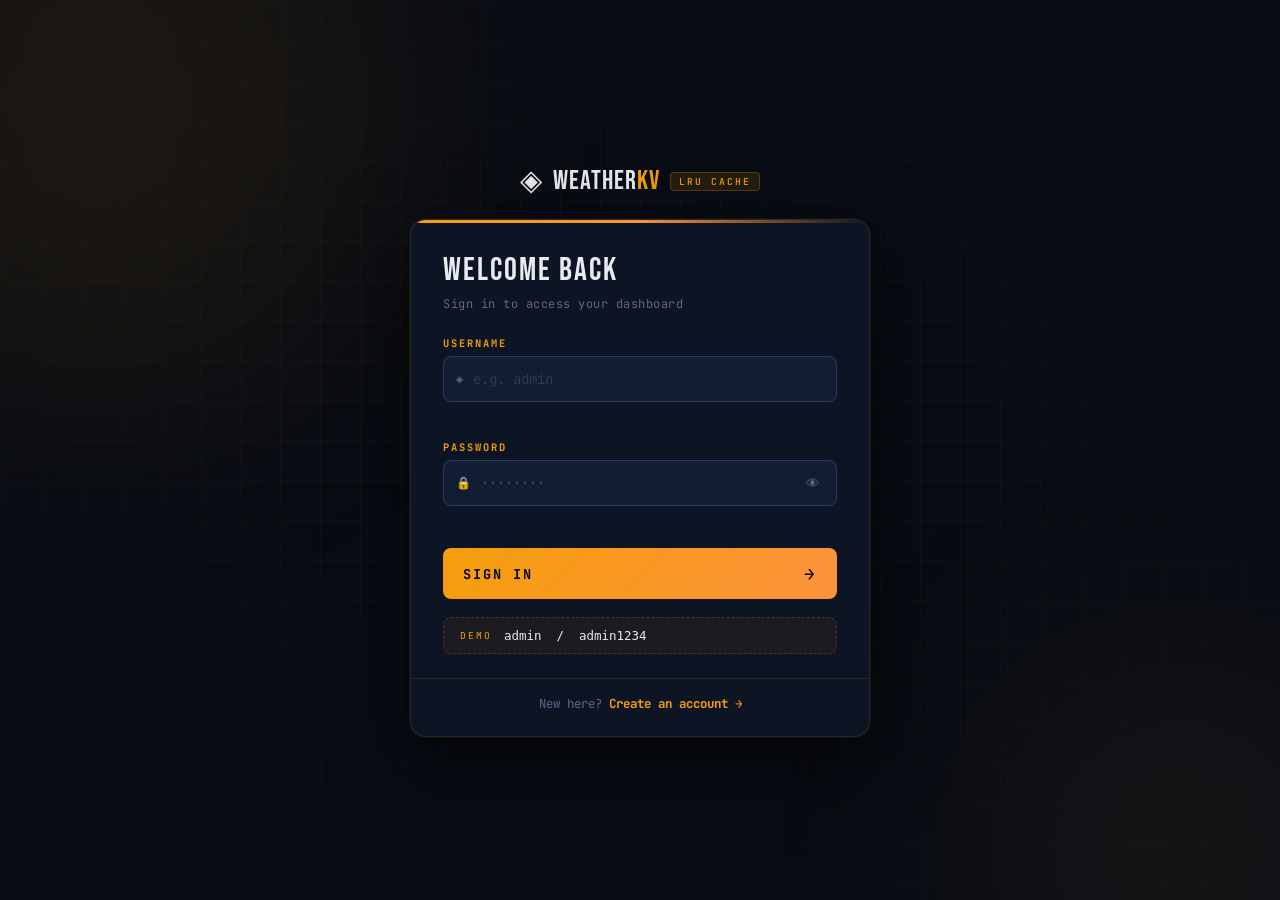
<file: frontend/index.html>
<!DOCTYPE html>
<html lang="en">
<head>
  <meta charset="UTF-8"/>
  <meta name="viewport" content="width=device-width, initial-scale=1.0"/>
  <title>Memory Forecaster — Dashboard</title>
  <link href="https://fonts.googleapis.com/css2?family=Cormorant+Garamond:ital,wght@0,400;0,600;0,700;1,400;1,700&family=DM+Mono:wght@300;400;500&display=swap" rel="stylesheet"/>
  <link rel="stylesheet" href="style.css" />
</head>
<body>
  <div class="blob blob-1"></div>
  <div class="blob blob-2"></div>
  <div class="blob blob-3"></div>
  <div class="grain"></div>

  <nav class="navbar">
    <div class="nav-left">
      <div class="nav-mark">◈</div>
      <span class="nav-brand">WeatherKV</span>
      <span class="nav-badge">LRU CACHE</span>
    </div>
    <div class="nav-center">
      <div class="nav-stat"><div class="ns-val" id="nav-cached">0</div><div class="ns-lbl">CACHED</div></div>
      <div class="nav-sep"></div>
      <div class="nav-stat"><div class="ns-val" id="nav-hitrate">0%</div><div class="ns-lbl">HIT RATE</div></div>
      <div class="nav-sep"></div>
      <div class="nav-stat"><div class="ns-val" id="nav-evictions">0</div><div class="ns-lbl">EVICTIONS</div></div>
      <div class="nav-live"><span class="live-dot"></span><span class="live-txt">LIVE</span></div>
    </div>
    <div class="nav-right">
      <div class="nav-user">
        <div class="user-avatar" id="user-avatar">A</div>
        <div class="user-info">
          <div class="user-name" id="user-name">admin</div>
          <div class="user-role" id="user-role">ADMIN</div>
        </div>
      </div>
      <button class="btn-signout" onclick="signOut()">Sign Out</button>
    </div>
  </nav>

  <div class="cache-bar-strip">
    <span class="cb-label">LRU Cache:</span>
    <span class="cb-count" id="cb-count"><strong>0</strong> / 5 cities</span>
    <div class="cb-track"><div class="cb-fill" id="cb-fill"></div></div>
    <span class="cb-pct" id="cb-pct">0%</span>
    <span class="cb-hint">⚡ Least-searched city auto-evicted when full</span>
  </div>

  <div class="search-strip">
    <div class="search-box">
      <span class="search-icon">🔍</span>
      <input type="text" id="main-search" class="main-input" placeholder="Search a city — Mumbai, Delhi, Chennai…" autocomplete="off"/>
    </div>
    <button class="btn-get-weather" id="btn-search">Get Weather</button>
  </div>

  <div class="chip-row">
    <button class="chip" onclick="quickSearch('bangalore')">Bangalore</button>
    <button class="chip" onclick="quickSearch('delhi')">Delhi</button>
    <button class="chip" onclick="quickSearch('mumbai')">Mumbai</button>
    <button class="chip" onclick="quickSearch('hyderabad')">Hyderabad</button>
    <button class="chip" onclick="quickSearch('chennai')">Chennai</button>
    <button class="chip" onclick="quickSearch('kolkata')">Kolkata</button>
    <button class="chip" onclick="quickSearch('jaipur')">Jaipur</button>
    <button class="chip" onclick="quickSearch('pune')">Pune</button>
    <button class="chip" onclick="quickSearch('ahmedabad')">Ahmedabad</button>
    <button class="chip" onclick="quickSearch('lucknow')">Lucknow</button>
  </div>

  <div class="global-error" id="global-error" style="display:none;"></div>

  <div class="weather-result-panel" id="weather-result-panel" style="display:none;">
    <div class="result-header">
      <div class="result-badge" id="result-badge"></div>
      <button class="result-close" onclick="closeWeatherResult()">✕</button>
    </div>
    <div class="result-body">
      <div class="result-left">
        <div class="result-city" id="result-city"></div>
        <div class="result-country" id="result-country"></div>
        <div class="result-icon" id="result-icon"></div>
        <div class="result-condition" id="result-condition"></div>
        <div class="result-feels" id="result-feels"></div>
      </div>
      <div class="result-temp" id="result-temp"></div>
    </div>
    <div class="result-details">
      <div class="detail-item">
        <span class="detail-icon">💧</span>
        <span class="detail-label">HUMIDITY</span>
        <span class="detail-value" id="detail-humidity">—</span>
      </div>
      <div class="detail-item">
        <span class="detail-icon">🌬️</span>
        <span class="detail-label">WIND</span>
        <span class="detail-value" id="detail-wind">—</span>
      </div>
      <div class="detail-item">
        <span class="detail-icon">👁️</span>
        <span class="detail-label">VISIBILITY</span>
        <span class="detail-value" id="detail-visibility">—</span>
      </div>
      <div class="detail-item">
        <span class="detail-icon">☀️</span>
        <span class="detail-label">UV INDEX</span>
        <span class="detail-value" id="detail-uv">—</span>
      </div>
    </div>
    <div class="result-footer" id="result-footer"></div>
  </div>

  <div class="main-grid">

    <div class="panel panel-get">
      <div class="panel-header">
        <span class="method-badge badge-get">GET</span>
        <span class="panel-title">RETRIEVE CITY</span>
      </div>
      <div class="panel-body">
        <label class="field-label">CITY (KEY)</label>
        <input type="text" class="panel-input" id="get-city" placeholder="e.g. Mumbai"/>
        <button class="btn-action btn-do-get" onclick="doGet()">🔍 GET</button>
        <div class="response-box" id="get-response">Response appears here…</div>
      </div>
    </div>

    <div class="panel panel-del">
      <div class="panel-header">
        <span class="method-badge badge-del">DEL</span>
        <span class="panel-title">DELETE CITY</span>
      </div>
      <div class="panel-body">
        <label class="field-label">CITY (KEY)</label>
        <input type="text" class="panel-input" id="del-city" placeholder="e.g. Mumbai"/>
        <button class="btn-action btn-do-del" onclick="doDel()">🗑 DELETE</button>
        <div class="response-box" id="del-response">Response appears here…</div>
      </div>
    </div>

    <div class="panel panel-live">
      <div class="panel-header">
        <span class="panel-icon">⟁</span>
        <span class="panel-title">LRU CACHE — LIVE VIEW</span>
        <button class="btn-flush-sm" onclick="flushCache()" title="Flush all">⊠</button>
      </div>
      <div class="live-legend">
        <span><span class="dot dot-lru"></span> next evicted</span>
        <span class="sep">|</span>
        <span><span class="dot dot-mru"></span> most recent</span>
        <span class="sep">|</span>
        <span class="hint-txt">click row to re-search</span>
      </div>
      <div class="live-slots" id="live-slots">
        <div class="live-empty"><div class="empty-globe">🌍</div><p>No cities cached.<br>Search a city above.</p></div>
      </div>
    </div>

    <div class="panel panel-stats">
      <div class="panel-header">
        <span class="panel-icon">📊</span>
        <span class="panel-title">CACHE STATISTICS</span>
      </div>
      <div class="stats-grid">
        <div class="stat-card"><div class="sc-label">CACHE SIZE</div><div class="sc-val" id="sc-size">0/5</div></div>
        <div class="stat-card"><div class="sc-label">HIT RATE</div><div class="sc-val sc-hit" id="sc-hitrate">0%</div></div>
        <div class="stat-card"><div class="sc-label">CACHE HITS</div><div class="sc-val sc-hit" id="sc-hits">0</div></div>
        <div class="stat-card"><div class="sc-label">CACHE MISSES</div><div class="sc-val sc-miss" id="sc-misses">0</div></div>
        <div class="stat-card"><div class="sc-label">LRU EVICTIONS</div><div class="sc-val sc-evict" id="sc-evictions">0</div></div>
        <div class="stat-card"><div class="sc-label">TOTAL SEARCHES</div><div class="sc-val" id="sc-total">0</div></div>
      </div>
    </div>

  </div>

  <script src="app.js"></script>
</body>
</html>
</file>
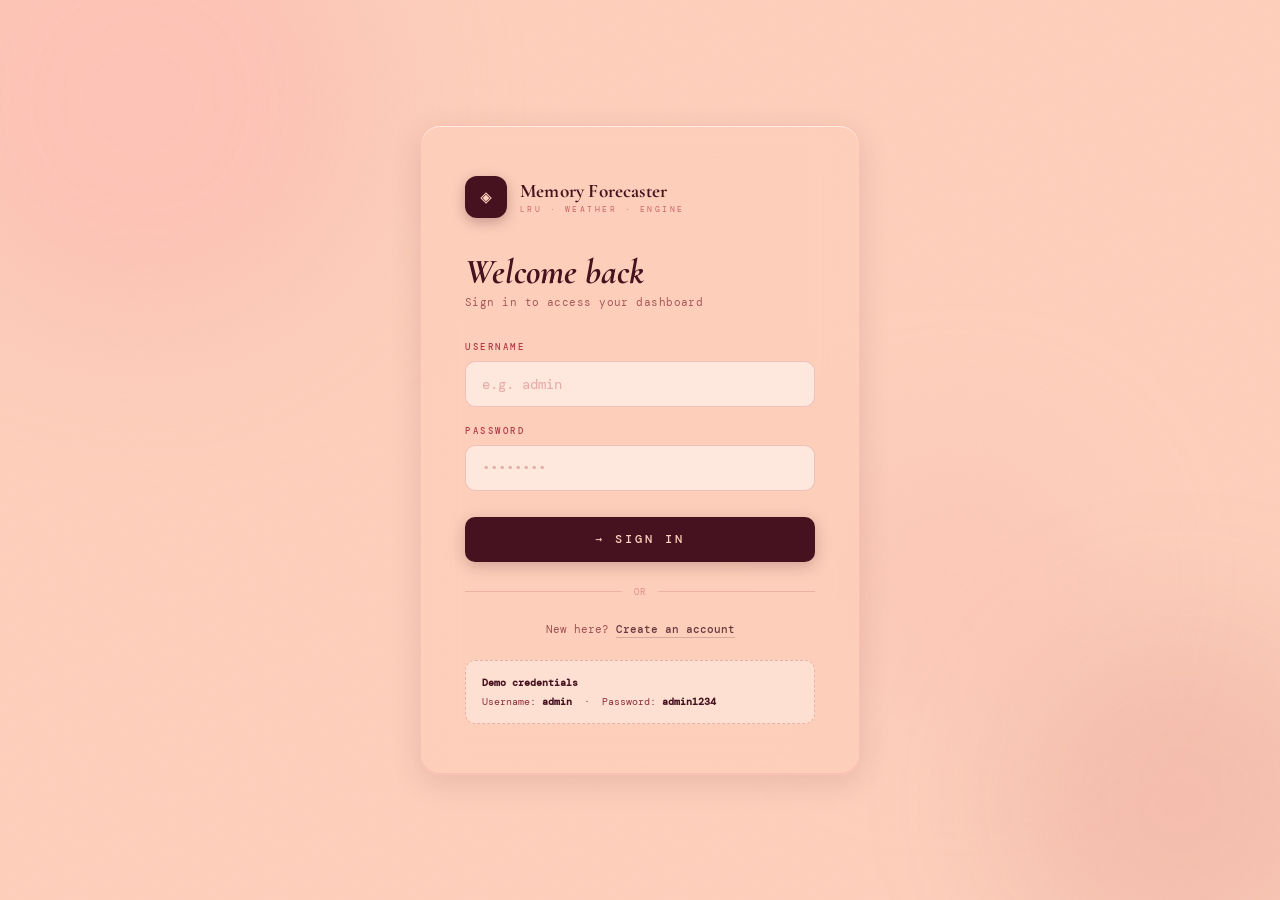
<file: static/index.html>
<!DOCTYPE html>
<html lang="en">
<head>
  <meta charset="UTF-8"/>
  <meta name="viewport" content="width=device-width, initial-scale=1.0"/>
  <title>Memory Forecaster — Dashboard</title>
  <link href="https://fonts.googleapis.com/css2?family=Cormorant+Garamond:ital,wght@0,400;0,600;0,700;1,400;1,700&family=DM+Mono:wght@300;400;500&display=swap" rel="stylesheet"/>
  <style>
    *, *::before, *::after { box-sizing: border-box; margin: 0; padding: 0; }

    :root {
      --bordeaux:   #461220;
      --burnt-rose: #8c2f39;
      --mauve:      #b23a48;
      --blush:      #fcb9b2;
      --peach:      #fed0bb;
      --bg:         #fed0bb;
      --surface:    rgba(255,240,232,0.82);
      --surface-2:  rgba(254,208,187,0.65);
      --border:     rgba(178,58,72,0.16);
      --border-hi:  rgba(140,47,57,0.32);
      --border-soft:rgba(178,58,72,0.1);
      --muted:      #a05060;
      --dim:        rgba(70,18,32,0.38);
      --font-serif: 'Cormorant Garamond', Georgia, serif;
      --font-mono:  'DM Mono', monospace;
    }

    body {
      background: var(--bg);
      color: var(--bordeaux);
      font-family: var(--font-mono);
      min-height: 100vh;
      overflow-x: hidden;
      position: relative;
    }

    /* ── BLOBS ── */
    .blob { position: fixed; border-radius: 50%; filter: blur(80px); pointer-events: none; z-index: 0; }
    .blob-1 { width:600px;height:600px;background:#fcb9b2;opacity:.45;top:-200px;left:-150px;animation:drift 18s ease-in-out infinite alternate; }
    .blob-2 { width:450px;height:450px;background:rgba(178,58,72,.08);bottom:-120px;right:-100px;animation:drift 22s ease-in-out infinite alternate-reverse; }
    .blob-3 { width:300px;height:300px;background:rgba(252,185,178,.3);top:45%;right:20%;animation:drift 13s ease-in-out infinite alternate; }
    @keyframes drift { from{transform:translate(0,0) scale(1);}to{transform:translate(28px,20px) scale(1.07);} }

    .grain { position:fixed;inset:0;z-index:1;pointer-events:none;
      background-image:url("data:image/svg+xml,%3Csvg viewBox='0 0 200 200' xmlns='http://www.w3.org/2000/svg'%3E%3Cfilter id='n'%3E%3CfeTurbulence type='fractalNoise' baseFrequency='0.75' numOctaves='4'/%3E%3C/filter%3E%3Crect width='100%25' height='100%25' filter='url(%23n)' opacity='0.03'/%3E%3C/svg%3E");
      background-size:200px; }

    /* ── NAVBAR ── */
    .navbar {
      position:sticky;top:0;z-index:200;
      display:flex;align-items:center;justify-content:space-between;
      padding:0 28px;height:58px;
      background:rgba(70,18,32,0.96);
      backdrop-filter:blur(12px);
      border-bottom:1px solid rgba(252,185,178,.15);
      box-shadow:0 2px 20px rgba(70,18,32,.28);
    }
    .nav-left  { display:flex;align-items:center;gap:11px; }
    .nav-mark  {
      width:34px;height:34px;border-radius:9px;
      background:linear-gradient(135deg,#fcb9b2,#fed0bb);
      display:flex;align-items:center;justify-content:center;
      color:#461220;font-size:1rem;font-weight:700;
      box-shadow:0 2px 10px rgba(252,185,178,.35);
      animation:markPulse 4s ease-in-out infinite;
    }
    @keyframes markPulse { 0%,100%{box-shadow:0 2px 10px rgba(252,185,178,.25);}50%{box-shadow:0 2px 20px rgba(252,185,178,.6);} }
    .nav-brand { font-family:var(--font-serif);font-size:1.2rem;font-weight:700;color:#fed0bb;letter-spacing:.01em; }
    .nav-badge { background:rgba(252,185,178,.12);border:1px solid rgba(252,185,178,.25);color:#fcb9b2;font-size:.55rem;letter-spacing:.22em;padding:3px 10px;border-radius:4px; }
    .nav-center { display:flex;align-items:center;gap:20px; }
    .nav-stat  { text-align:center; }
    .ns-val    { font-family:var(--font-serif);font-size:1.15rem;font-weight:700;color:#fed0bb;line-height:1; }
    .ns-lbl    { font-size:.48rem;letter-spacing:.2em;color:rgba(254,208,187,.45);margin-top:2px; }
    .nav-sep   { width:1px;height:28px;background:rgba(252,185,178,.15); }
    .nav-live  { display:flex;align-items:center;gap:7px;padding-left:4px; }
    .live-dot  { width:7px;height:7px;border-radius:50%;background:#7ee8a0;box-shadow:0 0 8px #7ee8a0;animation:blink 2s ease-in-out infinite; }
    @keyframes blink { 0%,100%{opacity:1;}50%{opacity:.15;} }
    .live-txt  { font-size:.58rem;letter-spacing:.2em;color:rgba(254,208,187,.5); }
    .nav-right { display:flex;align-items:center;gap:12px; }
    .nav-user  { display:flex;align-items:center;gap:10px; }
    .user-avatar {
      width:32px;height:32px;border-radius:50%;
      background:linear-gradient(135deg,#fcb9b2,#fed0bb);
      display:flex;align-items:center;justify-content:center;
      font-size:.78rem;font-weight:600;color:#461220;
      border:1.5px solid rgba(254,208,187,.3);
    }
    .user-name { font-size:.76rem;font-weight:500;color:#fed0bb; }
    .user-role { font-size:.48rem;letter-spacing:.2em;color:rgba(254,208,187,.4); }
    .btn-signout {
      background:none;border:1px solid rgba(252,185,178,.28);color:#fcb9b2;
      font-family:var(--font-mono);font-size:.62rem;letter-spacing:.1em;
      padding:6px 14px;border-radius:6px;cursor:pointer;transition:all .2s;
    }
    .btn-signout:hover { background:rgba(252,185,178,.1);border-color:#fcb9b2;color:#fed0bb; }

    /* ── CACHE BAR ── */
    .cache-bar-strip {
      position:relative;z-index:10;
      display:flex;align-items:center;gap:12px;padding:9px 28px;
      background:rgba(252,185,178,.5);
      backdrop-filter:blur(8px);
      border-bottom:1px solid rgba(178,58,72,.14);
    }
    .cb-label  { font-size:.65rem;color:#8c2f39;white-space:nowrap;opacity:.8; }
    .cb-count  { font-size:.65rem;color:#8c2f39;white-space:nowrap; }
    .cb-count strong { color:#461220; }
    .cb-track  { flex:1;height:4px;background:rgba(178,58,72,.15);border-radius:4px;overflow:hidden; }
    .cb-fill   { height:100%;width:0%;background:linear-gradient(90deg,#8c2f39,#b23a48);border-radius:4px;transition:width .5s ease; }
    .cb-pct    { font-size:.65rem;color:#461220;font-weight:500;min-width:28px; }
    .cb-hint   { font-size:.58rem;color:#a05060;white-space:nowrap;opacity:.7; }

    /* ── SEARCH ── */
    .search-strip {
      position:relative;z-index:10;
      display:flex;margin:20px 28px 0;
      border:1.5px solid rgba(140,47,57,.32);
      border-radius:14px;overflow:hidden;
      background:rgba(255,240,232,.82);
      backdrop-filter:blur(16px);
      box-shadow:0 4px 24px rgba(70,18,32,.1),0 1px 0 rgba(255,255,255,.7) inset;
      transition:border-color .3s,box-shadow .3s;
    }
    .search-strip:focus-within { border-color:#8c2f39;box-shadow:0 0 0 3px rgba(140,47,57,.1),0 4px 24px rgba(70,18,32,.12),0 1px 0 rgba(255,255,255,.7) inset; }
    .search-box  { flex:1;display:flex;align-items:center;gap:12px;padding:0 20px; }
    .search-icon { font-size:1rem;opacity:.45; }
    .main-input  { flex:1;background:none;border:none;outline:none;color:#461220;font-family:var(--font-mono);font-size:.95rem;padding:16px 0; }
    .main-input::placeholder { color:rgba(70,18,32,.38); }
    .btn-get-weather {
      background:#461220;border:none;color:#fed0bb;
      font-family:var(--font-mono);font-size:.75rem;font-weight:500;letter-spacing:.12em;
      padding:0 28px;cursor:pointer;transition:background .2s;white-space:nowrap;
    }
    .btn-get-weather:hover  { background:#8c2f39; }
    .btn-get-weather:disabled { background:#a05060;cursor:not-allowed; }

    /* ── CHIPS ── */
    .chip-row { position:relative;z-index:10;display:flex;flex-wrap:wrap;gap:8px;padding:12px 28px; }
    .chip {
      background:rgba(255,240,232,.82);border:1px solid rgba(140,47,57,.32);
      color:#8c2f39;font-family:var(--font-mono);font-size:.62rem;
      padding:5px 14px;border-radius:20px;cursor:pointer;
      backdrop-filter:blur(10px);box-shadow:0 1px 4px rgba(70,18,32,.07);transition:all .2s;
    }
    .chip:hover { background:#461220;color:#fed0bb;border-color:#461220;box-shadow:0 2px 10px rgba(70,18,32,.2); }

    /* ── GLOBAL ERROR ── */
    .global-error {
      position:relative;z-index:10;margin:4px 28px 8px;
      background:rgba(178,58,72,.1);border:1px solid rgba(178,58,72,.35);
      color:#b23a48;border-radius:10px;padding:10px 16px;font-size:.7rem;
      animation:fadeUp .3s ease;
    }
    @keyframes fadeUp { from{opacity:0;transform:translateY(4px);}to{opacity:1;transform:translateY(0);} }

    /* ── WEATHER RESULT CARD ── */
    .weather-result-panel {
      position:relative;z-index:10;margin:10px 20px 12px;
      background:rgba(255,240,232,.82);
      border:1.5px solid rgba(178,58,72,.16);
      border-radius:18px;overflow:hidden;
      backdrop-filter:blur(16px);
      box-shadow:0 6px 32px rgba(70,18,32,.14),0 1px 0 rgba(255,255,255,.65) inset;
      animation:slideDown .4s cubic-bezier(.34,1.56,.64,1);
    }
    @keyframes slideDown { from{opacity:0;transform:translateY(-12px);}to{opacity:1;transform:translateY(0);} }

    .result-header {
      display:flex;align-items:center;justify-content:space-between;
      padding:14px 20px;
      background:rgba(252,185,178,.25);
      border-bottom:1px solid rgba(178,58,72,.1);
    }
    .result-badge {
      font-size:.62rem;font-weight:600;letter-spacing:.12em;
      padding:5px 12px;border-radius:6px;
    }
    .result-badge.hit { background:rgba(58,144,88,.15);color:#2d7a48;border:1px solid rgba(58,144,88,.3); }
    .result-badge.miss { background:rgba(140,47,57,.15);color:#8c2f39;border:1px solid rgba(140,47,57,.3); }
    .result-close {
      background:none;border:none;color:#a05060;font-size:.9rem;cursor:pointer;
      transition:color .2s;opacity:.6;
    }
    .result-close:hover { color:#b23a48;opacity:1; }

    .result-body {
      display:flex;align-items:flex-start;gap:32px;padding:28px;
      min-height:200px;
    }
    .result-left { flex:1;display:flex;flex-direction:column; }
    .result-city {
      font-family:var(--font-serif);font-size:2.8rem;font-weight:700;
      color:#461220;text-transform:capitalize;line-height:1;margin-bottom:4px;
    }
    .result-country {
      font-size:.65rem;letter-spacing:.18em;color:#a05060;margin-bottom:20px;
    }
    .result-icon {
      font-size:4.5rem;line-height:1;margin-bottom:10px;
    }
    .result-condition {
      font-size:1rem;color:#461220;font-weight:500;margin-bottom:4px;
    }
    .result-feels {
      font-size:.75rem;color:#a05060;font-style:italic;
    }
    .result-temp {
      display:flex;align-items:baseline;gap:6px;
      font-family:var(--font-serif);font-size:6rem;font-weight:700;
      color:#8c2f39;line-height:1;
    }
    .result-temp sup { font-size:2rem;vertical-align:super;color:#a05060;font-weight:400; }

    .result-details {
      display:grid;grid-template-columns:1fr 1fr 1fr 1fr;gap:12px;
      padding:0 28px 24px;
    }
    .detail-item {
      display:flex;flex-direction:column;align-items:flex-start;gap:6px;
      background:rgba(255,255,255,.45);border:1px solid rgba(178,58,72,.1);
      border-radius:12px;padding:14px 16px;
      backdrop-filter:blur(8px);
    }
    .detail-icon { font-size:1.3rem; }
    .detail-label { font-size:.52rem;letter-spacing:.22em;color:rgba(70,18,32,.38);text-transform:uppercase; }
    .detail-value { font-family:var(--font-serif);font-size:1.6rem;font-weight:700;color:#461220;line-height:1; }

    .result-footer {
      display:flex;justify-content:flex-end;align-items:center;gap:12px;
      padding:10px 28px 12px;
      font-size:.58rem;color:rgba(70,18,32,.38);
      border-top:1px solid rgba(178,58,72,.08);
    }

    /* ── MAIN GRID ── */
    .main-grid {
      position:relative;z-index:10;
      display:grid;grid-template-columns:1fr 1fr;
      gap:16px;padding:12px 28px 36px;
    }

    /* ── PANELS ── */
    .panel {
      background:rgba(255,240,232,.82);
      border:1px solid rgba(178,58,72,.16);
      border-radius:16px;overflow:hidden;
      backdrop-filter:blur(16px);
      box-shadow:0 4px 20px rgba(70,18,32,.08),0 1px 0 rgba(255,255,255,.65) inset;
      transition:box-shadow .3s;
    }
    .panel:hover { box-shadow:0 6px 28px rgba(70,18,32,.14),0 1px 0 rgba(255,255,255,.65) inset; }
    .panel-get   { border-top:3px solid #3a9058; }
    .panel-del   { border-top:3px solid #b23a48; }
    .panel-live  { border-top:3px solid #8c2f39; }
    .panel-stats { border-top:3px solid #461220; }

    .panel-header {
      display:flex;align-items:center;gap:10px;
      padding:13px 18px;
      background:rgba(252,185,178,.25);
      border-bottom:1px solid rgba(178,58,72,.1);
    }
    .panel-title { font-size:.6rem;font-weight:500;letter-spacing:.24em;color:#a05060; }
    .panel-icon  { font-size:1rem; }
    .method-badge { font-size:.57rem;font-weight:600;letter-spacing:.1em;padding:3px 9px;border-radius:4px; }
    .badge-get { background:rgba(58,144,88,.12);color:#2d7a48;border:1px solid rgba(58,144,88,.28); }
    .badge-del { background:rgba(178,58,72,.1);color:#b23a48;border:1px solid rgba(178,58,72,.28); }

    .panel-body  { padding:18px;display:flex;flex-direction:column;gap:12px; }
    .field-label { font-size:.53rem;letter-spacing:.26em;color:rgba(70,18,32,.38);text-transform:uppercase; }

    .panel-input {
      width:100%;background:rgba(255,255,255,.55);
      border:1.5px solid rgba(178,58,72,.16);border-radius:10px;
      color:#461220;font-family:var(--font-mono);font-size:.85rem;
      padding:11px 14px;outline:none;
      transition:border-color .25s,box-shadow .25s,background .25s;
    }
    .panel-input:focus { border-color:#8c2f39;background:rgba(255,255,255,.8);box-shadow:0 0 0 2px rgba(140,47,57,.1); }
    .panel-input::placeholder { color:rgba(70,18,32,.38); }

    .btn-action {
      width:100%;border:none;
      font-family:var(--font-mono);font-size:.75rem;font-weight:500;letter-spacing:.15em;
      padding:12px;border-radius:10px;cursor:pointer;
      transition:opacity .2s,transform .15s,box-shadow .2s;
      box-shadow:0 3px 12px rgba(70,18,32,.18);
    }
    .btn-action:hover { opacity:.88;transform:translateY(-2px);box-shadow:0 5px 16px rgba(70,18,32,.22); }
    .btn-do-get { background:#461220;color:#fed0bb; }
    .btn-do-del { background:#b23a48;color:#fff6f3; }

    .response-box {
      background:rgba(254,208,187,.3);border:1px solid rgba(178,58,72,.1);
      border-radius:10px;padding:12px 14px;
      font-size:.7rem;color:rgba(70,18,32,.38);
      min-height:54px;line-height:1.8;font-style:italic;white-space:pre-wrap;
      transition:color .3s,background .3s;
    }
    .response-box.success { color:#461220;font-style:normal;background:rgba(255,255,255,.4); }
    .response-box.error   { color:#b23a48;font-style:normal;background:rgba(178,58,72,.07); }
    .response-box.hit     { color:#2d7a48;font-style:normal;background:rgba(58,144,88,.07); }

    /* ── LIVE VIEW ── */
    .btn-flush-sm {
      margin-left:auto;background:none;
      border:1px solid rgba(178,58,72,.16);color:#a05060;
      width:28px;height:28px;border-radius:6px;
      cursor:pointer;display:flex;align-items:center;justify-content:center;
      font-size:.9rem;transition:all .2s;
    }
    .btn-flush-sm:hover { border-color:#b23a48;color:#b23a48;background:rgba(178,58,72,.06); }

    .live-legend {
      display:flex;align-items:center;gap:10px;
      padding:7px 18px;font-size:.58rem;color:#a05060;
      border-bottom:1px solid rgba(178,58,72,.1);
      background:rgba(254,208,187,.2);
    }
    .sep { color:rgba(140,47,57,.32); }
    .dot { display:inline-block;width:8px;height:8px;border-radius:50%; }
    .dot-mru { background:#461220; }
    .dot-lru { background:#fcb9b2;border:1.5px solid #b23a48; }
    .hint-txt { color:rgba(70,18,32,.38);font-style:italic; }

    .live-slots { padding:14px 18px;min-height:190px;display:flex;flex-direction:column;gap:8px; }
    .live-empty { flex:1;display:flex;flex-direction:column;align-items:center;justify-content:center;gap:10px;color:rgba(70,18,32,.38);font-size:.7rem;text-align:center;line-height:1.8; }
    .empty-globe { font-size:2.2rem; }

    .live-slot {
      display:flex;align-items:center;gap:12px;
      padding:10px 14px;
      background:rgba(255,255,255,.45);
      border:1px solid rgba(178,58,72,.16);
      border-radius:10px;cursor:pointer;
      backdrop-filter:blur(6px);
      transition:all .2s;
      animation:slotIn .3s cubic-bezier(.34,1.56,.64,1);
    }
    @keyframes slotIn { from{opacity:0;transform:translateX(-10px) scale(.96);}to{opacity:1;transform:translateX(0) scale(1);} }
    .live-slot:hover { background:rgba(255,255,255,.7);border-color:#8c2f39;box-shadow:0 3px 12px rgba(70,18,32,.1);transform:translateX(2px); }
    .live-slot:nth-child(1) { border-left:3px solid #461220; }
    .live-slot:nth-child(2) { border-left:3px solid #8c2f39; }
    .live-slot:nth-child(3) { border-left:3px solid #b23a48; }
    .live-slot:nth-child(4) { border-left:3px solid #fcb9b2; }
    .live-slot:nth-child(5) { border-left:3px solid rgba(252,185,178,.45); }
    .slot-rank      { font-size:.56rem;color:rgba(70,18,32,.38);width:16px;flex-shrink:0; }
    .slot-city      { flex:1;font-size:.82rem;text-transform:capitalize;color:#461220;font-weight:500; }
    .slot-condition { font-size:.65rem;color:#a05060; }
    .slot-temp      { font-size:.78rem;color:#8c2f39;font-weight:600; }
    .slot-tag       { font-size:.49rem;letter-spacing:.15em;padding:2px 8px;border-radius:4px;flex-shrink:0; }
    .tag-mru { background:#461220;color:#fed0bb; }
    .tag-lru { background:rgba(252,185,178,.4);color:#b23a48;border:1px solid rgba(178,58,72,.25); }

    /* ── STATS GRID ── */
    .stats-grid { display:grid;grid-template-columns:1fr 1fr;gap:10px;padding:16px; }
    .stat-card {
      background:rgba(255,255,255,.45);border:1px solid rgba(178,58,72,.1);
      border-radius:12px;padding:14px 16px;
      backdrop-filter:blur(8px);transition:background .2s;
    }
    .stat-card:hover { background:rgba(255,255,255,.65); }
    .sc-label { font-size:.52rem;letter-spacing:.22em;color:rgba(70,18,32,.38);margin-bottom:6px; }
    .sc-val   { font-family:var(--font-serif);font-size:2rem;font-weight:700;color:#461220;line-height:1; }
    .sc-hit   { color:#2d7a48; }
    .sc-miss  { color:#b23a48; }
    .sc-evict { color:#8c2f39; }

    @media (max-width:768px) {
      .main-grid { grid-template-columns:1fr; }
      .nav-center { display:none; }
      .cb-hint { display:none; }
      .result-body { flex-direction:column;align-items:center;text-align:center; }
      .result-left { align-items:center; }
      .result-temp { flex-direction:column; }
      .result-details { grid-template-columns:1fr 1fr; }
    }
  </style>
</head>
<body>

  <div class="blob blob-1"></div>
  <div class="blob blob-2"></div>
  <div class="blob blob-3"></div>
  <div class="grain"></div>

  <!-- NAVBAR -->
  <nav class="navbar">
    <div class="nav-left">
      <div class="nav-mark">◈</div>
      <span class="nav-brand">WeatherKV</span>
      <span class="nav-badge">LRU CACHE</span>
    </div>
    <div class="nav-center">
      <div class="nav-stat"><div class="ns-val" id="nav-cached">0</div><div class="ns-lbl">CACHED</div></div>
      <div class="nav-sep"></div>
      <div class="nav-stat"><div class="ns-val" id="nav-hitrate">0%</div><div class="ns-lbl">HIT RATE</div></div>
      <div class="nav-sep"></div>
      <div class="nav-stat"><div class="ns-val" id="nav-evictions">0</div><div class="ns-lbl">EVICTIONS</div></div>
      <div class="nav-live"><span class="live-dot"></span><span class="live-txt">LIVE</span></div>
    </div>
    <div class="nav-right">
      <div class="nav-user">
        <div class="user-avatar" id="user-avatar">A</div>
        <div class="user-info">
          <div class="user-name" id="user-name">admin</div>
          <div class="user-role" id="user-role">ADMIN</div>
        </div>
      </div>
      <button class="btn-signout" onclick="signOut()">Sign Out</button>
    </div>
  </nav>

  <!-- CACHE BAR -->
  <div class="cache-bar-strip">
    <span class="cb-label">LRU Cache:</span>
    <span class="cb-count" id="cb-count"><strong>0</strong> / 5 cities</span>
    <div class="cb-track"><div class="cb-fill" id="cb-fill"></div></div>
    <span class="cb-pct" id="cb-pct">0%</span>
    <span class="cb-hint">⚡ Least-searched city auto-evicted when full</span>
  </div>

  <!-- SEARCH -->
  <div class="search-strip">
    <div class="search-box">
      <span class="search-icon">🔍</span>
      <input type="text" id="main-search" class="main-input" placeholder="Search a city — Mumbai, Delhi, Chennai…" autocomplete="off"/>
    </div>
    <button class="btn-get-weather" id="btn-search">Get Weather</button>
  </div>

  <div class="chip-row">
    <button class="chip" onclick="quickSearch('bangalore')">Bangalore</button>
    <button class="chip" onclick="quickSearch('delhi')">Delhi</button>
    <button class="chip" onclick="quickSearch('mumbai')">Mumbai</button>
    <button class="chip" onclick="quickSearch('hyderabad')">Hyderabad</button>
    <button class="chip" onclick="quickSearch('chennai')">Chennai</button>
    <button class="chip" onclick="quickSearch('kolkata')">Kolkata</button>
    <button class="chip" onclick="quickSearch('jaipur')">Jaipur</button>
    <button class="chip" onclick="quickSearch('pune')">Pune</button>
    <button class="chip" onclick="quickSearch('ahmedabad')">Ahmedabad</button>
    <button class="chip" onclick="quickSearch('lucknow')">Lucknow</button>
  </div>

  <div class="global-error" id="global-error" style="display:none;"></div>

  <!-- WEATHER RESULT CARD -->
  <div class="weather-result-panel" id="weather-result-panel" style="display:none;">
    <div class="result-header">
      <div class="result-badge" id="result-badge"></div>
      <button class="result-close" onclick="closeWeatherResult()">✕</button>
    </div>
    <div class="result-body">
      <div class="result-left">
        <div class="result-city" id="result-city"></div>
        <div class="result-country" id="result-country"></div>
        <div class="result-icon" id="result-icon"></div>
        <div class="result-condition" id="result-condition"></div>
        <div class="result-feels" id="result-feels"></div>
      </div>
      <div class="result-temp" id="result-temp"></div>
    </div>
    <div class="result-details">
      <div class="detail-item">
        <span class="detail-icon">💧</span>
        <span class="detail-label">HUMIDITY</span>
        <span class="detail-value" id="detail-humidity">—</span>
      </div>
      <div class="detail-item">
        <span class="detail-icon">🌬️</span>
        <span class="detail-label">WIND</span>
        <span class="detail-value" id="detail-wind">—</span>
      </div>
      <div class="detail-item">
        <span class="detail-icon">👁️</span>
        <span class="detail-label">VISIBILITY</span>
        <span class="detail-value" id="detail-visibility">—</span>
      </div>
      <div class="detail-item">
        <span class="detail-icon">☀️</span>
        <span class="detail-label">UV INDEX</span>
        <span class="detail-value" id="detail-uv">—</span>
      </div>
    </div>
    <div class="result-footer" id="result-footer"></div>
  </div>

  <!-- MAIN GRID -->
  <div class="main-grid">

    <div class="panel panel-get">
      <div class="panel-header">
        <span class="method-badge badge-get">GET</span>
        <span class="panel-title">RETRIEVE CITY</span>
      </div>
      <div class="panel-body">
        <label class="field-label">CITY (KEY)</label>
        <input type="text" class="panel-input" id="get-city" placeholder="e.g. Mumbai"/>
        <button class="btn-action btn-do-get" onclick="doGet()">🔍 GET</button>
        <div class="response-box" id="get-response">Response appears here…</div>
      </div>
    </div>

    <div class="panel panel-del">
      <div class="panel-header">
        <span class="method-badge badge-del">DEL</span>
        <span class="panel-title">DELETE CITY</span>
      </div>
      <div class="panel-body">
        <label class="field-label">CITY (KEY)</label>
        <input type="text" class="panel-input" id="del-city" placeholder="e.g. Mumbai"/>
        <button class="btn-action btn-do-del" onclick="doDel()">🗑 DELETE</button>
        <div class="response-box" id="del-response">Response appears here…</div>
      </div>
    </div>

    <div class="panel panel-live">
      <div class="panel-header">
        <span class="panel-icon">⟁</span>
        <span class="panel-title">LRU CACHE — LIVE VIEW</span>
        <button class="btn-flush-sm" onclick="flushCache()" title="Flush all">⊠</button>
      </div>
      <div class="live-legend">
        <span><span class="dot dot-lru"></span> next evicted</span>
        <span class="sep">|</span>
        <span><span class="dot dot-mru"></span> most recent</span>
        <span class="sep">|</span>
        <span class="hint-txt">click row to re-search</span>
      </div>
      <div class="live-slots" id="live-slots">
        <div class="live-empty"><div class="empty-globe">🌍</div><p>No cities cached.<br>Search a city above.</p></div>
      </div>
    </div>

    <div class="panel panel-stats">
      <div class="panel-header">
        <span class="panel-icon">📊</span>
        <span class="panel-title">CACHE STATISTICS</span>
      </div>
      <div class="stats-grid">
        <div class="stat-card"><div class="sc-label">CACHE SIZE</div><div class="sc-val" id="sc-size">0/5</div></div>
        <div class="stat-card"><div class="sc-label">HIT RATE</div><div class="sc-val sc-hit" id="sc-hitrate">0%</div></div>
        <div class="stat-card"><div class="sc-label">CACHE HITS</div><div class="sc-val sc-hit" id="sc-hits">0</div></div>
        <div class="stat-card"><div class="sc-label">CACHE MISSES</div><div class="sc-val sc-miss" id="sc-misses">0</div></div>
        <div class="stat-card"><div class="sc-label">LRU EVICTIONS</div><div class="sc-val sc-evict" id="sc-evictions">0</div></div>
        <div class="stat-card"><div class="sc-label">TOTAL SEARCHES</div><div class="sc-val" id="sc-total">0</div></div>
      </div>
    </div>

  </div>

  <script>
    const API_BASE = "http://127.0.0.1:8000";
    const SESSION_KEY = 'mf_session';

    const session = JSON.parse(localStorage.getItem(SESSION_KEY) || 'null');
    if (!session) window.location.href = 'login.html';
    else {
      document.getElementById('user-name').textContent   = session.username;
      document.getElementById('user-role').textContent   = session.role || 'USER';
      document.getElementById('user-avatar').textContent = session.avatar || session.username[0].toUpperCase();
    }

    function signOut() { localStorage.removeItem(SESSION_KEY); window.location.href = 'login.html'; }

    const stats = { total:0, hits:0, misses:0, evictions:0 };
    let prevCacheKeys = [], cachedData = {};

    const EMOJI = { sunny:'☀️',cloudy:'☁️',rainy:'🌧️',humid:'💧',haze:'🌫️',hot:'🔥',dry:'🏜️',clear:'✨',windy:'🌬️' };
    const getEmoji = c => EMOJI[c?.toLowerCase()] || '🌡️';

    function showGlobalError(msg) {
      const el = document.getElementById('global-error');
      el.textContent = msg; el.style.display = 'block';
      clearTimeout(el._t); el._t = setTimeout(() => el.style.display = 'none', 4000);
    }
    function hideGlobalError() { document.getElementById('global-error').style.display = 'none'; }
    function setResponse(id, text, cls='') { const el=document.getElementById(id); el.textContent=text; el.className=`response-box ${cls}`; }

    function closeWeatherResult() {
      document.getElementById('weather-result-panel').style.display = 'none';
    }

    function showWeatherResult(data) {
      const isHit = data.source === 'cache';
      const resultPanel = document.getElementById('weather-result-panel');
      
      // Set badge
      const badge = document.getElementById('result-badge');
      badge.textContent = isHit ? '⚡ CACHE HIT' : '☁ CACHE MISS';
      badge.className = `result-badge ${isHit ? 'hit' : 'miss'}`;
      
      // Set main info
      document.getElementById('result-city').textContent = data.city;
      document.getElementById('result-country').textContent = data.country || 'CITY';
      document.getElementById('result-icon').textContent = getEmoji(data.condition);
      document.getElementById('result-condition').textContent = data.condition;
      document.getElementById('result-feels').textContent = `Feels like ${data.feels_like || data.temperature}°C`;
      
      // Set temperature
      const tempEl = document.getElementById('result-temp');
      tempEl.innerHTML = `${data.temperature}<sup>°C</sup>`;
      
      // Set details (fallback to dashes if not available)
      document.getElementById('detail-humidity').textContent = data.humidity ? `${data.humidity}%` : '—';
      document.getElementById('detail-wind').textContent = data.wind_speed ? `${data.wind_speed} km/h` : '—';
      document.getElementById('detail-visibility').textContent = data.visibility ? `${data.visibility} km` : '—';
      document.getElementById('detail-uv').textContent = data.uv_index ? `${data.uv_index}` : '—';
      
      // Set footer
      const now = new Date().toLocaleString();
      document.getElementById('result-footer').textContent = `Last updated: ${now} · Source: ${isHit ? 'Cache' : 'Live Fetch'}`;
      
      // Show panel
      resultPanel.style.display = 'block';
      // Scroll into view
      resultPanel.scrollIntoView({ behavior: 'smooth', block: 'nearest' });
    }

    async function mainSearch() { const c=document.getElementById('main-search').value.trim(); if(c) await fetchWeatherAndShow(c); }
    async function quickSearch(city) { document.getElementById('main-search').value=city; await fetchWeatherAndShow(city); }

    async function fetchWeatherAndShow(city) {
      hideGlobalError();
      document.getElementById('btn-search').disabled = true;
      try {
        const res = await fetch(`${API_BASE}/weather/${encodeURIComponent(city.toLowerCase())}`);
        if (res.status===404) { showGlobalError(`⚠ City "${city}" not found.`); return; }
        if (res.status===422) { showGlobalError('⚠ Invalid city name.'); return; }
        if (!res.ok) { showGlobalError(`⚠ Server error (${res.status}).`); return; }
        const data = await res.json();
        cachedData[data.city] = data;
        updateStats(data.source);
        showWeatherResult(data);
        await refreshCache();
      } catch (_) { showGlobalError('⚠ Cannot reach the API. Is the backend running on port 8000?'); }
      finally { document.getElementById('btn-search').disabled = false; }
    }

    async function doGet() {
      const city = document.getElementById('get-city').value.trim().toLowerCase();
      if (!city) { setResponse('get-response','⚠ Enter a city name.','error'); return; }
      setResponse('get-response','Fetching…','');
      try {
        const res = await fetch(`${API_BASE}/weather/${encodeURIComponent(city)}`);
        if (res.status===404) { setResponse('get-response',`404 — "${city}" not found.`,'error'); return; }
        if (!res.ok) { setResponse('get-response',`Error ${res.status}`,'error'); return; }
        const d = await res.json(); const isHit=d.source==='cache';
        cachedData[d.city]=d; updateStats(d.source);
        setResponse('get-response',`${isHit?'⚡ CACHE HIT':'☁ CACHE MISS'}\nCity: ${d.city}  |  Temp: ${d.temperature}°C  |  ${d.condition}`,isHit?'hit':'success');
        await refreshCache();
      } catch(_) { setResponse('get-response','⚠ API unreachable.','error'); }
    }

    async function doDel() {
      const city = document.getElementById('del-city').value.trim().toLowerCase();
      if (!city) { setResponse('del-response','⚠ Enter a city name.','error'); return; }
      setResponse('del-response','Deleting…','');
      try {
        const res = await fetch(`${API_BASE}/cache/${encodeURIComponent(city)}`,{method:'DELETE'});
        if (res.status===404) { setResponse('del-response',`"${city}" is not in cache.`,'error'); return; }
        if (!res.ok) { setResponse('del-response',`Error ${res.status}`,'error'); return; }
        setResponse('del-response',`✓ "${city}" removed from cache.`,'success');
        await refreshCache();
      } catch(_) { setResponse('del-response','⚠ API unreachable.','error'); }
    }

    async function flushCache() {
      try { await fetch(`${API_BASE}/cache`,{method:'DELETE'}); prevCacheKeys=[]; cachedData={}; await refreshCache(); }
      catch(_) { showGlobalError('⚠ Could not flush cache.'); }
    }

    async function refreshCache() {
      try {
        const res=await fetch(`${API_BASE}/cache`), data=await res.json(), keys=data.cache||[];
        const evicted=prevCacheKeys.filter(k=>!keys.includes(k));
        stats.evictions+=evicted.length; prevCacheKeys=[...keys];
        await renderLiveSlots(keys); updateNavStats(keys.length); updateStatsPanel(keys.length);
      } catch(_){}
    }

    async function renderLiveSlots(keys) {
      const c=document.getElementById('live-slots');
      if(!keys.length){c.innerHTML='<div class="live-empty"><div class="empty-globe">🌍</div><p>No cities cached.<br>Search a city above.</p></div>';return;}
      const slots=await Promise.all(keys.map(async(city,i)=>{
        if(!cachedData[city]){try{const r=await fetch(`${API_BASE}/weather/${city}`);if(r.ok)cachedData[city]=await r.json();}catch(_){}}
        const d=cachedData[city],isMRU=i===0,isLRU=i===keys.length-1&&keys.length>1;
        const tag=isMRU?'<span class="slot-tag tag-mru">MRU</span>':(isLRU?'<span class="slot-tag tag-lru">LRU</span>':'');
        return `<div class="live-slot" onclick="quickSearch('${city}')"><span class="slot-rank">${i+1}</span><span class="slot-city">${city}</span><span class="slot-condition">${d?getEmoji(d.condition)+' '+d.condition:''}</span><span class="slot-temp">${d?d.temperature+'°C':''}</span>${tag}</div>`;
      }));
      c.innerHTML=slots.join('');
    }

    function updateStats(src){stats.total++;if(src==='cache')stats.hits++;else stats.misses++;}
    function updateNavStats(n){document.getElementById('nav-cached').textContent=n;document.getElementById('nav-hitrate').textContent=stats.total>0?Math.round(stats.hits/stats.total*100)+'%':'0%';document.getElementById('nav-evictions').textContent=stats.evictions;}
    function updateStatsPanel(n){
      const r=stats.total>0?Math.round(stats.hits/stats.total*100):0;
      document.getElementById('sc-size').textContent=`${n}/5`;
      document.getElementById('sc-hitrate').textContent=r+'%';
      document.getElementById('sc-hits').textContent=stats.hits;
      document.getElementById('sc-misses').textContent=stats.misses;
      document.getElementById('sc-evictions').textContent=stats.evictions;
      document.getElementById('sc-total').textContent=stats.total;
      document.getElementById('cb-fill').style.width=`${(n/5)*100}%`;
      document.getElementById('cb-pct').textContent=`${Math.round((n/5)*100)}%`;
      document.getElementById('cb-count').innerHTML=`<strong>${n}</strong> / 5 cities`;
    }

    document.getElementById('btn-search').addEventListener('click',mainSearch);
    document.getElementById('main-search').addEventListener('keydown',e=>{if(e.key==='Enter')mainSearch();});
    document.getElementById('get-city').addEventListener('keydown',e=>{if(e.key==='Enter')doGet();});
    document.getElementById('del-city').addEventListener('keydown',e=>{if(e.key==='Enter')doDel();});
    document.addEventListener('keydown',e=>{if(e.key==='Escape')closeWeatherResult();});

    refreshCache();
    setInterval(refreshCache,5000);
  </script>
</body>
</html>
</file>
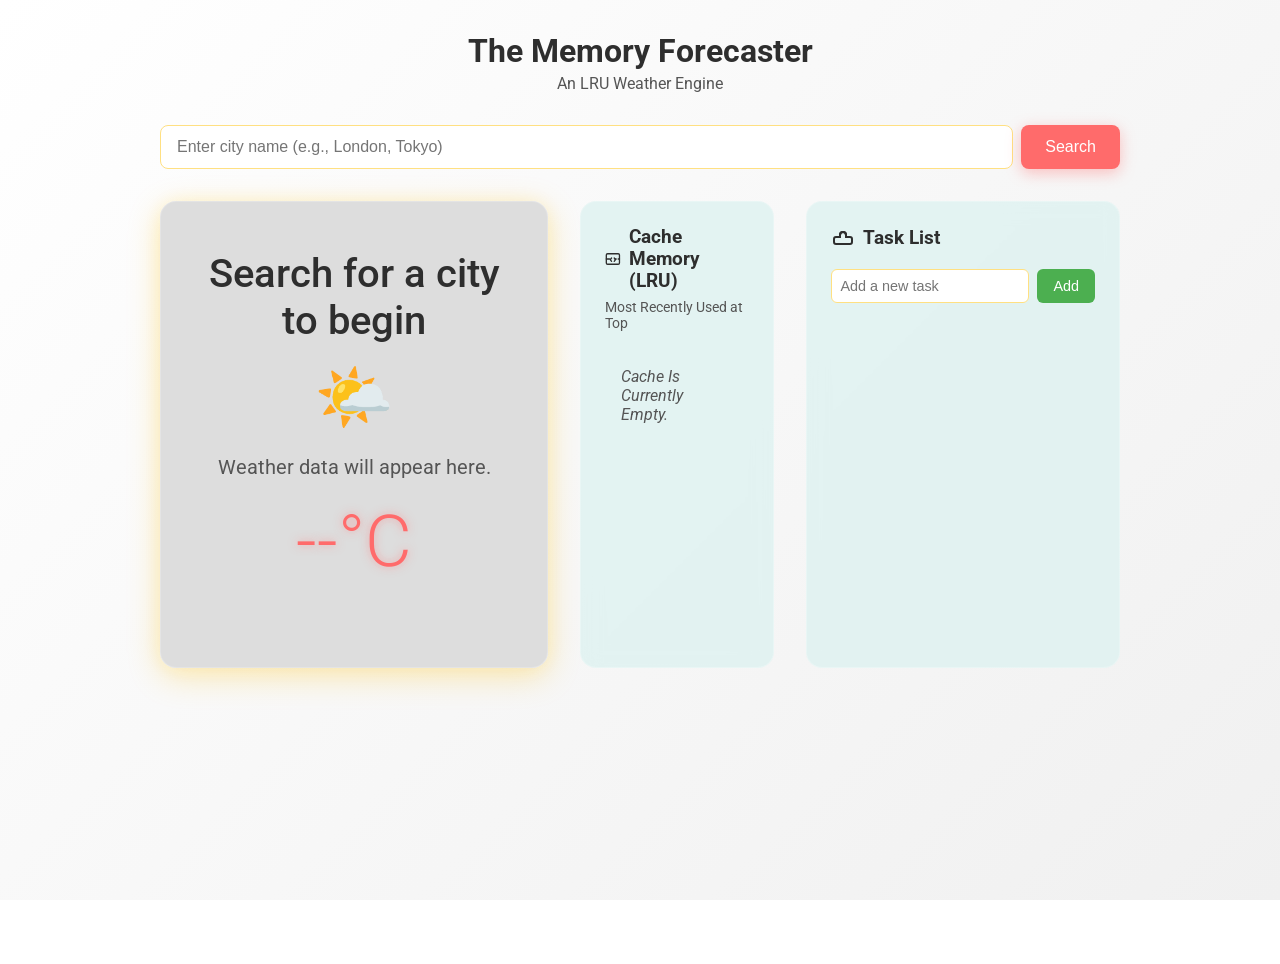
<file: Weather Engine/index.html>
<!DOCTYPE html>
<html lang="en">
<head>
    <meta charset="UTF-8">
    <meta name="viewport" content="width=device-width, initial-scale=1.0">
    <title>The Memory Forecaster</title>
    <link rel="stylesheet" href="style.css">
    <link rel="preconnect" href="https://fonts.googleapis.com">
    <link rel="preconnect" href="https://fonts.gstatic.com" crossorigin>
    <link href="https://fonts.googleapis.com/css2?family=Roboto:wght@300;400;500;700&display=swap" rel="stylesheet">
</head>
<body>

    <div class="container">
        <header>
            <h1>The Memory Forecaster</h1>
            <p>An LRU Weather Engine</p>
        </header>

        <form id="weather-form">
            <input type="text" id="city-input" placeholder="Enter city name (e.g., London, Tokyo)" required>
            <button type="submit">Search</button>
        </form>

        <main class="content-area">
            <!-- Main Weather Display -->
            <section id="weather-display" class="weather-card-container">
                <div class="weather-card">
                    <div id="status-badge-container">
                        <!-- Badges will be inserted here by JS -->
                    </div>
                    <h2 id="city-name">Search for a city to begin</h2>
                    <div id="weather-icon" class="weather-icon">🌤️</div>
                    <p id="weather-condition" class="subtle-text">Weather data will appear here.</p>
                    <div id="temperature" class="temperature-display">--°C</div>
                    <p id="error-message" class="error-text"></p>
                </div>
            </section>

            <!-- Cache Memory Sidebar -->
            <aside id="cache-sidebar">
                <h3>
                    <svg xmlns="http://www.w3.org/2000/svg" width="24" height="24" viewBox="0 0 24 24" fill="none" stroke="currentColor" stroke-width="2" stroke-linecap="round" stroke-linejoin="round"><path d="M10 10.5 8 13l2 2.5"/><path d="m14 10.5 2 2.5-2 2.5"/><path d="M2 12h2"/><path d="M20 12h2"/><path d="M17 12h-2"/><path d="M7 12H5"/><rect width="20" height="16" x="2" y="4" rx="2"/></svg>
                    Cache Memory (LRU)
                </h3>
                <p class="sidebar-subtitle">Most Recently Used at Top</p>
                <ol id="cache-list">
                    <!-- Cache items will be listed here by JS -->
                    <li class="cache-item-placeholder">Cache is currently empty.</li>
                </ol>
            </aside>

            <!-- Todo List Sidebar -->
            <aside id="todo-sidebar">
                <h3>
                    <svg xmlns="http://www.w3.org/2000/svg" width="24" height="24" viewBox="0 0 24 24" fill="none" stroke="currentColor" stroke-width="2" stroke-linecap="round" stroke-linejoin="round"><path d="M9 11H5a2 2 0 0 0-2 2v3a2 2 0 0 0 2 2h14a2 2 0 0 0 2-2v-3a2 2 0 0 0-2-2h-4"/><path d="M9 11V9a3 3 0 0 1 6 0v2"/><path d="M9 11V9a3 3 0 0 1 6 0v2"/></svg>
                    Task List
                </h3>
                <form id="todo-form">
                    <input type="text" id="todo-input" placeholder="Add a new task" required>
                    <button type="submit">Add</button>
                </form>
                <ul id="todo-list">
                    <!-- Todo items will be listed here by JS -->
                </ul>
            </aside>
    </div>

    <script src="app.js"></script>
</body>
</html>
</file>
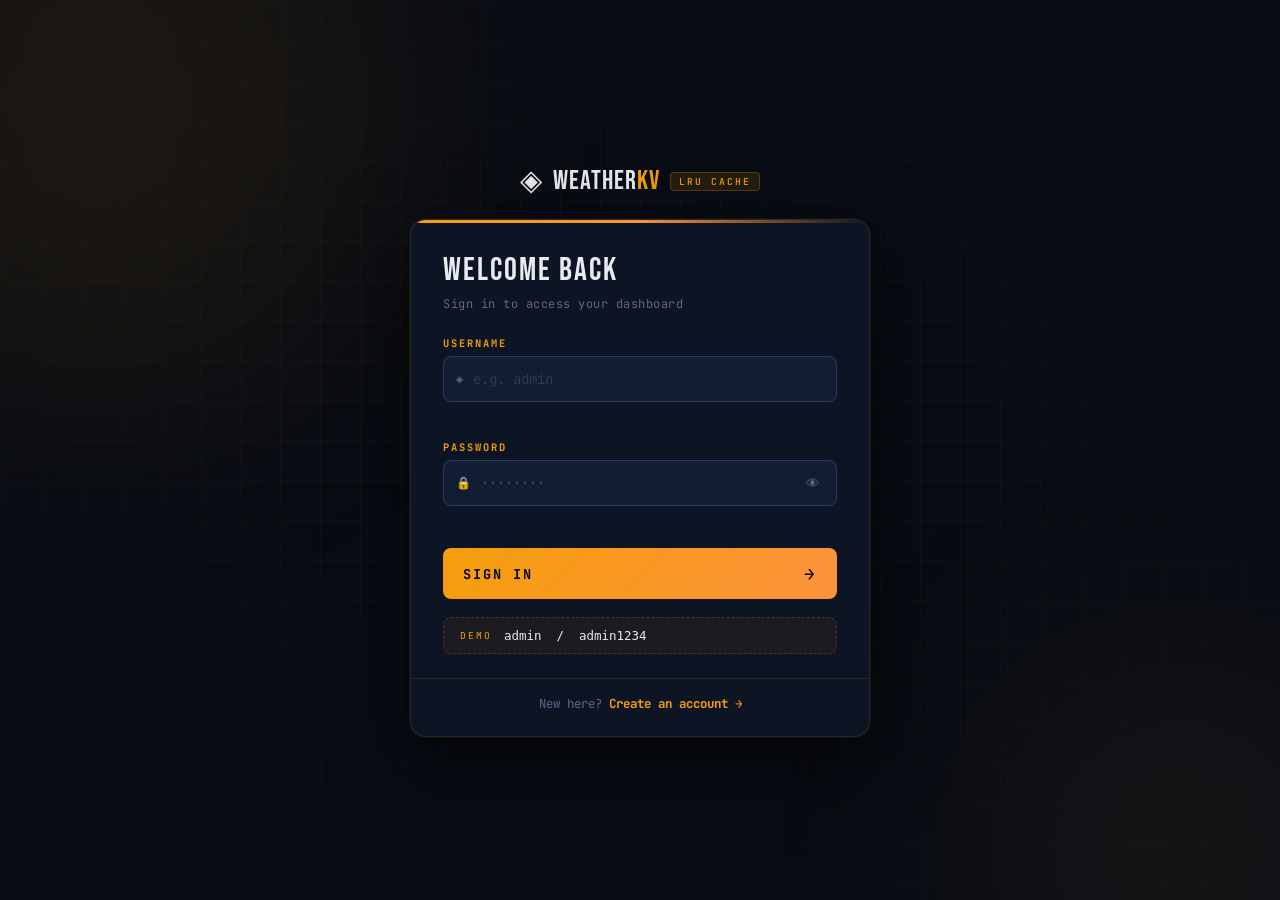
<file: frontend/login.html>
<!DOCTYPE html>
<html lang="en">
<head>
  <meta charset="UTF-8"/>
  <meta name="viewport" content="width=device-width, initial-scale=1.0"/>
  <title>Memory Forecaster — Login</title>
  <link href="https://fonts.googleapis.com/css2?family=JetBrains+Mono:wght@300;400;500;700&family=Bebas+Neue&display=swap" rel="stylesheet"/>
  <link rel="stylesheet" href="auth.css" />
</head>
<body>
  <div class="grid-bg"></div>
  <div class="glow glow-a"></div>
  <div class="glow glow-b"></div>

  <div class="auth-wrapper">

    <div class="auth-brand">
      <span class="brand-icon">◈</span>
      <span class="brand-name">Weather<span class="brand-kv">KV</span></span>
      <span class="brand-tag">LRU CACHE</span>
    </div>

    <div class="auth-card">
      <div class="card-accent-line"></div>
      <div class="card-header">
        <div class="card-title">WELCOME BACK</div>
        <div class="card-sub">Sign in to access your dashboard</div>
      </div>

      <div class="auth-form">
        <div class="auth-msg error hidden" id="error-msg"></div>

        <div class="field-group">
          <label class="field-label">USERNAME</label>
          <div class="field-wrap">
            <span class="field-icon">◈</span>
            <input type="text" id="username" class="field-input" placeholder="e.g. admin" autocomplete="username"/>
          </div>
          <div class="field-err" id="username-err"></div>
        </div>

        <div class="field-group">
          <label class="field-label">PASSWORD</label>
          <div class="field-wrap">
            <span class="field-icon">🔒</span>
            <input type="password" id="password" class="field-input" placeholder="••••••••" autocomplete="current-password"/>
            <button type="button" class="eye-btn" id="eye-btn" onclick="togglePw()">👁</button>
          </div>
          <div class="field-err" id="password-err"></div>
        </div>

        <button class="btn-primary" type="button" onclick="handleLogin()">
          <span>SIGN IN</span>
          <span class="btn-arrow">→</span>
        </button>

        <div class="demo-hint">
          <span class="hint-label">DEMO</span>
          <code>admin &nbsp;/&nbsp; admin1234</code>
        </div>
      </div>

      <div class="card-footer">
        New here? <a href="register.html" class="link-main">Create an account →</a>
      </div>
    </div>

  </div>

  <script>
    const USERS_KEY = 'mf_users', SESSION_KEY = 'mf_session';

    function getUsers() {
      const u = JSON.parse(localStorage.getItem(USERS_KEY) || '{}');
      if (!u['admin']) { u['admin'] = { password: 'admin1234', role: 'ADMIN', avatar: 'A' }; localStorage.setItem(USERS_KEY, JSON.stringify(u)); }
      return u;
    }

    function showError(msg) {
      const el = document.getElementById('error-msg');
      el.textContent = msg; el.classList.remove('hidden');
    }
    function clearError() {
      document.getElementById('error-msg').classList.add('hidden');
    }

    function togglePw() {
      const pw = document.getElementById('password');
      const btn = document.getElementById('eye-btn');
      if (pw.type === 'password') { pw.type = 'text'; btn.textContent = '🙈'; }
      else { pw.type = 'password'; btn.textContent = '👁'; }
    }

    function handleLogin() {
      clearError();
      const username = document.getElementById('username').value.trim().toLowerCase();
      const password = document.getElementById('password').value;
      if (!username || !password) { showError('⚠ Please fill in all fields.'); return; }
      const user = getUsers()[username];
      if (!user || user.password !== password) { showError('⚠ Invalid username or password.'); return; }
      localStorage.setItem(SESSION_KEY, JSON.stringify({ username, role: user.role || 'USER', avatar: user.avatar || username[0].toUpperCase() }));
      window.location.href = 'index.html';
    }

    document.addEventListener('keydown', e => { if (e.key === 'Enter') handleLogin(); });
    if (localStorage.getItem(SESSION_KEY)) window.location.href = 'index.html';
    getUsers();
  </script>
</body>
</html>
</file>
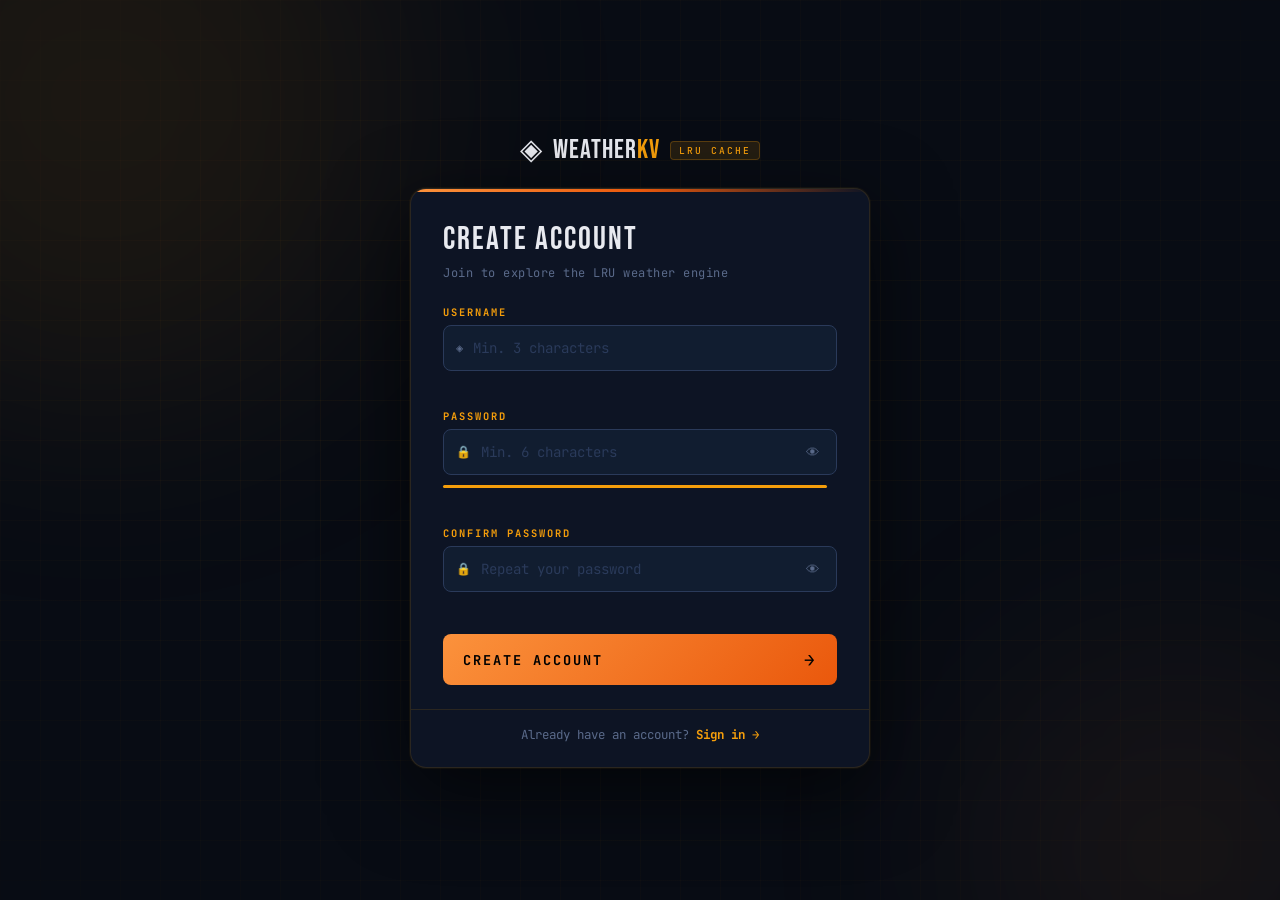
<file: frontend/register.html>
<!DOCTYPE html>
<html lang="en">
<head>
  <meta charset="UTF-8"/>
  <meta name="viewport" content="width=device-width, initial-scale=1.0"/>
  <title>Memory Forecaster — Register</title>
  <link href="https://fonts.googleapis.com/css2?family=JetBrains+Mono:wght@300;400;500;700&family=Bebas+Neue&display=swap" rel="stylesheet"/>
  <link rel="stylesheet" href="auth.css" />
</head>
<body>
  <div class="grid-bg"></div>
  <div class="glow glow-a"></div>
  <div class="glow glow-b"></div>

  <div class="auth-wrapper">

    <div class="auth-brand">
      <span class="brand-icon">◈</span>
      <span class="brand-name">Weather<span class="brand-kv">KV</span></span>
      <span class="brand-tag">LRU CACHE</span>
    </div>

    <div class="auth-card">
      <div class="card-accent-line register"></div>
      <div class="card-header">
        <div class="card-title">CREATE ACCOUNT</div>
        <div class="card-sub">Join to explore the LRU weather engine</div>
      </div>

      <div class="auth-form">
        <div class="auth-msg error hidden" id="error-msg"></div>
        <div class="auth-msg success hidden" id="success-msg"></div>

        <div class="field-group">
          <label class="field-label">USERNAME</label>
          <div class="field-wrap">
            <span class="field-icon">◈</span>
            <input type="text" id="reg-username" class="field-input" placeholder="Min. 3 characters" autocomplete="username"/>
          </div>
          <div class="field-err" id="username-err"></div>
        </div>

        <div class="field-group">
          <label class="field-label">PASSWORD</label>
          <div class="field-wrap">
            <span class="field-icon">🔒</span>
            <input type="password" id="reg-password" class="field-input" placeholder="Min. 6 characters"
              oninput="checkStrength(this.value)" autocomplete="new-password"/>
            <button type="button" class="eye-btn" id="eye-pw" onclick="togglePw('reg-password','eye-pw')">👁</button>
          </div>
          <div class="strength-bar-wrap">
            <div class="strength-bar" id="strength-bar" style="width:0%"></div>
            <span class="strength-label" id="strength-lbl"></span>
          </div>
          <div class="field-err" id="password-err"></div>
        </div>

        <div class="field-group">
          <label class="field-label">CONFIRM PASSWORD</label>
          <div class="field-wrap">
            <span class="field-icon">🔒</span>
            <input type="password" id="reg-confirm" class="field-input" placeholder="Repeat your password" autocomplete="new-password"/>
            <button type="button" class="eye-btn" id="eye-cf" onclick="togglePw('reg-confirm','eye-cf')">👁</button>
          </div>
          <div class="field-err" id="confirm-err"></div>
        </div>

        <button class="btn-primary register" type="button" onclick="handleRegister()">
          <span>CREATE ACCOUNT</span>
          <span class="btn-arrow">→</span>
        </button>
      </div>

      <div class="card-footer">
        Already have an account? <a href="login.html" class="link-main">Sign in →</a>
      </div>
    </div>

  </div>

  <script>
    const USERS_KEY = 'mf_users', SESSION_KEY = 'mf_session';

    function getUsers() {
      const u = JSON.parse(localStorage.getItem(USERS_KEY) || '{}');
      if (!u['admin']) { u['admin'] = { password: 'admin1234', role: 'ADMIN', avatar: 'A' }; localStorage.setItem(USERS_KEY, JSON.stringify(u)); }
      return u;
    }

    function togglePw(inputId, btnId) {
      const pw = document.getElementById(inputId);
      const btn = document.getElementById(btnId);
      if (pw.type === 'password') { pw.type = 'text'; btn.textContent = '🙈'; }
      else { pw.type = 'password'; btn.textContent = '👁'; }
    }

    function checkStrength(pw) {
      const bar = document.getElementById('strength-bar');
      const lbl = document.getElementById('strength-lbl');
      if (!pw) { bar.style.width = '0%'; lbl.textContent = ''; return; }
      let s = 0;
      if (pw.length >= 6) s++;
      if (pw.length >= 10) s++;
      if (/[A-Z]/.test(pw)) s++;
      if (/[0-9]/.test(pw)) s++;
      if (/[^A-Za-z0-9]/.test(pw)) s++;
      const L = [
        { w: '20%', c: '#ef4444', t: 'WEAK' },
        { w: '40%', c: '#f97316', t: 'FAIR' },
        { w: '60%', c: '#eab308', t: 'MODERATE' },
        { w: '80%', c: '#84cc16', t: 'STRONG' },
        { w: '100%', c: '#22c55e', t: 'VERY STRONG' }
      ];
      const l = L[Math.min(s - 1, 4)] || L[0];
      bar.style.width = l.w; bar.style.background = l.c;
      lbl.textContent = l.t; lbl.style.color = l.c;
    }

    function showError(msg) {
      const el = document.getElementById('error-msg');
      document.getElementById('success-msg').classList.add('hidden');
      el.textContent = msg; el.classList.remove('hidden');
    }
    function showSuccess(msg) {
      const el = document.getElementById('success-msg');
      document.getElementById('error-msg').classList.add('hidden');
      el.textContent = msg; el.classList.remove('hidden');
    }

    function handleRegister() {
      const username = document.getElementById('reg-username').value.trim().toLowerCase();
      const password = document.getElementById('reg-password').value;
      const confirm  = document.getElementById('reg-confirm').value;
      if (!username || !password || !confirm) { showError('⚠ Please fill in all fields.'); return; }
      if (username.length < 3) { showError('⚠ Username must be at least 3 characters.'); return; }
      if (password.length < 6) { showError('⚠ Password must be at least 6 characters.'); return; }
      if (password !== confirm) { showError('⚠ Passwords do not match.'); return; }
      const users = getUsers();
      if (users[username]) { showError('⚠ Username already taken.'); return; }
      users[username] = { password, role: 'USER', avatar: username[0].toUpperCase() };
      localStorage.setItem(USERS_KEY, JSON.stringify(users));
      showSuccess('✓ Account created! Redirecting…');
      setTimeout(() => window.location.href = 'login.html', 1400);
    }

    document.addEventListener('keydown', e => { if (e.key === 'Enter') handleRegister(); });
    if (localStorage.getItem(SESSION_KEY)) window.location.href = 'index.html';
    getUsers();
  </script>
</body>
</html>
</file>
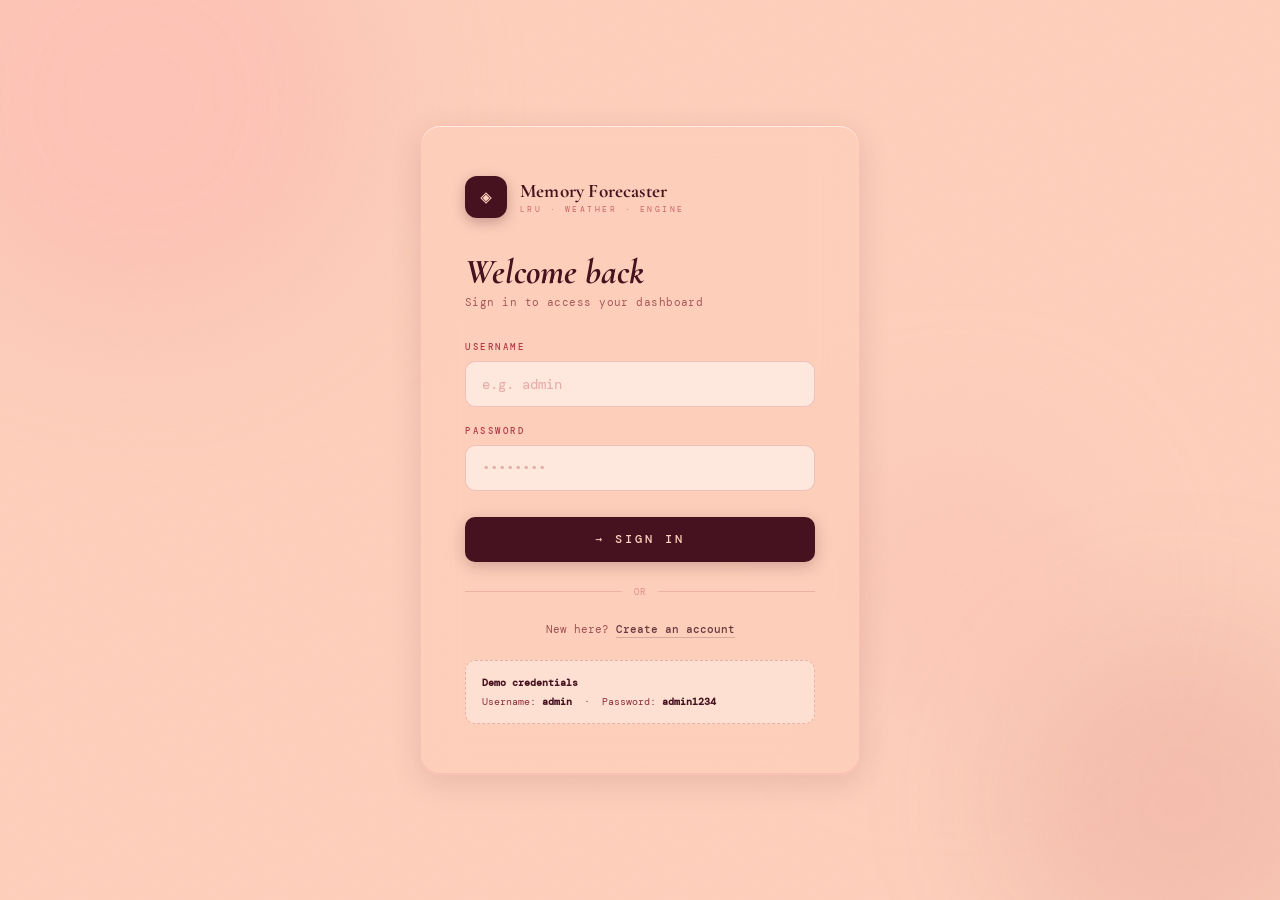
<file: static/login.html>
<!DOCTYPE html>
<html lang="en">
<head>
  <meta charset="UTF-8"/>
  <meta name="viewport" content="width=device-width, initial-scale=1.0"/>
  <title>Memory Forecaster — Login</title>
  <link href="https://fonts.googleapis.com/css2?family=Cormorant+Garamond:ital,wght@0,400;0,600;0,700;1,400;1,700&family=DM+Mono:wght@300;400;500&display=swap" rel="stylesheet"/>
  <style>
    :root {
      --bordeaux:   #461220;
      --burnt-rose: #8c2f39;
      --mauve:      #b23a48;
      --blush:      #fcb9b2;
      --peach:      #fed0bb;
      --font-serif: 'Cormorant Garamond', Georgia, serif;
      --font-mono:  'DM Mono', monospace;
    }
    *, *::before, *::after { box-sizing: border-box; margin: 0; padding: 0; }

    body {
      background: var(--peach);
      font-family: var(--font-mono);
      color: var(--bordeaux);
      min-height: 100vh;
      display: flex;
      align-items: center;
      justify-content: center;
      position: relative;
      overflow: hidden;
    }

    /* Soft watercolour blobs */
    .blob {
      position: fixed; border-radius: 50%;
      filter: blur(70px); pointer-events: none; z-index: 0;
    }
    .blob-1 {
      width: 480px; height: 480px;
      background: var(--blush);
      opacity: 0.55;
      top: -140px; left: -100px;
      animation: drift 14s ease-in-out infinite alternate;
    }
    .blob-2 {
      width: 360px; height: 360px;
      background: rgba(178,58,72,0.12);
      bottom: -80px; right: -80px;
      animation: drift 18s ease-in-out infinite alternate-reverse;
    }
    .blob-3 {
      width: 260px; height: 260px;
      background: rgba(252,185,178,0.4);
      top: 50%; right: 15%;
      animation: drift 10s ease-in-out infinite alternate;
    }
    @keyframes drift {
      from { transform: translate(0, 0) scale(1); }
      to   { transform: translate(24px, 18px) scale(1.06); }
    }

    /* Grain overlay */
    body::before {
      content: '';
      position: fixed; inset: 0; z-index: 1; pointer-events: none;
      background-image: url("data:image/svg+xml,%3Csvg viewBox='0 0 200 200' xmlns='http://www.w3.org/2000/svg'%3E%3Cfilter id='n'%3E%3CfeTurbulence type='fractalNoise' baseFrequency='0.75' numOctaves='4'/%3E%3C/filter%3E%3Crect width='100%25' height='100%25' filter='url(%23n)' opacity='0.04'/%3E%3C/svg%3E");
      background-size: 200px;
    }

    .card {
      position: relative; z-index: 10;
      width: 100%; max-width: 440px;
      background: rgba(254,208,187,0.55);
      border: 1px solid rgba(252,185,178,0.7);
      border-radius: 20px;
      padding: 50px 44px;
      backdrop-filter: blur(20px);
      box-shadow:
        0 8px 32px rgba(70,18,32,0.12),
        0 1px 0 rgba(255,255,255,0.6) inset,
        0 -1px 0 rgba(178,58,72,0.1) inset;
      animation: cardUp 0.6s cubic-bezier(0.22, 1, 0.36, 1);
    }
    @keyframes cardUp {
      from { opacity: 0; transform: translateY(28px) scale(0.97); }
      to   { opacity: 1; transform: translateY(0) scale(1); }
    }

    .brand {
      display: flex; align-items: center; gap: 13px;
      margin-bottom: 36px;
    }
    .brand-mark {
      width: 42px; height: 42px; border-radius: 12px;
      background: var(--bordeaux);
      display: flex; align-items: center; justify-content: center;
      color: var(--peach); font-size: 1.2rem;
      box-shadow: 0 4px 14px rgba(70,18,32,0.3);
      animation: pulse 4s ease-in-out infinite;
    }
    @keyframes pulse {
      0%,100% { box-shadow: 0 4px 14px rgba(70,18,32,0.3); }
      50%      { box-shadow: 0 4px 22px rgba(70,18,32,0.5); }
    }
    .brand-text { display: flex; flex-direction: column; gap: 1px; }
    .brand-name { font-family: var(--font-serif); font-size: 1.2rem; font-weight: 700; color: var(--bordeaux); letter-spacing: 0.01em; }
    .brand-sub  { font-size: 0.52rem; letter-spacing: 0.3em; color: var(--mauve); opacity: 0.7; }

    h1 { font-family: var(--font-serif); font-size: 2.2rem; font-weight: 700; font-style: italic; color: var(--bordeaux); margin-bottom: 6px; line-height: 1; }
    .subtitle { font-size: 0.7rem; color: var(--burnt-rose); opacity: 0.75; margin-bottom: 32px; letter-spacing: 0.04em; }

    .field { margin-bottom: 18px; }
    label { display: block; font-size: 0.56rem; letter-spacing: 0.28em; color: var(--mauve); margin-bottom: 8px; text-transform: uppercase; font-weight: 500; }

    input[type="text"], input[type="password"] {
      width: 100%;
      background: rgba(255,255,255,0.5);
      border: 1.5px solid rgba(178,58,72,0.22);
      border-radius: 10px;
      color: var(--bordeaux);
      font-family: var(--font-mono); font-size: 0.88rem;
      padding: 13px 16px; outline: none;
      transition: border-color 0.25s, background 0.25s, box-shadow 0.25s;
    }
    input:focus {
      border-color: var(--burnt-rose);
      background: rgba(255,255,255,0.75);
      box-shadow: 0 0 0 3px rgba(140,47,57,0.1);
    }
    input::placeholder { color: rgba(178,58,72,0.35); }

    .btn-submit {
      width: 100%;
      background: var(--bordeaux);
      border: none; color: var(--peach);
      font-family: var(--font-mono); font-size: 0.72rem;
      font-weight: 500; letter-spacing: 0.25em;
      padding: 15px; border-radius: 10px;
      cursor: pointer; margin-top: 8px;
      transition: background 0.2s, transform 0.15s, box-shadow 0.2s;
      box-shadow: 0 4px 16px rgba(70,18,32,0.25);
    }
    .btn-submit:hover { background: var(--burnt-rose); transform: translateY(-2px); box-shadow: 0 6px 20px rgba(70,18,32,0.3); }
    .btn-submit:active { transform: translateY(0); }

    .divider { display: flex; align-items: center; gap: 12px; margin: 24px 0; }
    .divider::before, .divider::after { content: ''; flex: 1; height: 1px; background: rgba(178,58,72,0.2); }
    .divider span { font-size: 0.58rem; color: rgba(178,58,72,0.45); letter-spacing: 0.1em; }

    .link-row { text-align: center; font-size: 0.68rem; color: var(--burnt-rose); opacity: 0.8; }
    .link-row a { color: var(--bordeaux); font-weight: 500; text-decoration: none; border-bottom: 1px solid rgba(70,18,32,0.25); padding-bottom: 1px; transition: all 0.2s; }
    .link-row a:hover { border-color: var(--bordeaux); opacity: 1; }

    .admin-hint {
      margin-top: 24px;
      background: rgba(255,255,255,0.35);
      border: 1px dashed rgba(178,58,72,0.3);
      border-radius: 10px; padding: 12px 16px;
      font-size: 0.63rem; color: var(--burnt-rose); line-height: 1.9;
    }
    .admin-hint strong { color: var(--bordeaux); }

    .error-msg {
      background: rgba(178,58,72,0.1);
      border: 1px solid rgba(178,58,72,0.35);
      color: var(--mauve); border-radius: 8px;
      padding: 10px 14px; font-size: 0.68rem;
      margin-bottom: 18px; display: none;
    }
  </style>
</head>
<body>
  <div class="blob blob-1"></div>
  <div class="blob blob-2"></div>
  <div class="blob blob-3"></div>

  <div class="card">
    <div class="brand">
      <div class="brand-mark">◈</div>
      <div class="brand-text">
        <span class="brand-name">Memory Forecaster</span>
        <span class="brand-sub">LRU · WEATHER · ENGINE</span>
      </div>
    </div>

    <h1>Welcome back</h1>
    <p class="subtitle">Sign in to access your dashboard</p>

    <div class="error-msg" id="error-msg"></div>

    <div class="field">
      <label>Username</label>
      <input type="text" id="username" placeholder="e.g. admin" autocomplete="username"/>
    </div>
    <div class="field">
      <label>Password</label>
      <input type="password" id="password" placeholder="••••••••" autocomplete="current-password"/>
    </div>

    <button class="btn-submit" onclick="handleLogin()">→ SIGN IN</button>

    <div class="divider"><span>OR</span></div>

    <div class="link-row">New here? <a href="register.html">Create an account</a></div>

    <div class="admin-hint">
      <strong>Demo credentials</strong><br>
      Username: <strong>admin</strong> &nbsp;·&nbsp; Password: <strong>admin1234</strong>
    </div>
  </div>

  <script>
    const USERS_KEY = 'mf_users', SESSION_KEY = 'mf_session';
    function getUsers() {
      const u = JSON.parse(localStorage.getItem(USERS_KEY) || '{}');
      if (!u['admin']) { u['admin'] = { password: 'admin1234', role: 'ADMIN', avatar: 'A' }; localStorage.setItem(USERS_KEY, JSON.stringify(u)); }
      return u;
    }
    function handleLogin() {
      const username = document.getElementById('username').value.trim().toLowerCase();
      const password = document.getElementById('password').value;
      const err = document.getElementById('error-msg');
      if (!username || !password) { err.textContent = '⚠ Please fill in all fields.'; err.style.display = 'block'; return; }
      const user = getUsers()[username];
      if (!user || user.password !== password) { err.textContent = '⚠ Invalid username or password.'; err.style.display = 'block'; return; }
      err.style.display = 'none';
      localStorage.setItem(SESSION_KEY, JSON.stringify({ username, role: user.role || 'USER', avatar: user.avatar || username[0].toUpperCase() }));
      window.location.href = 'index.html';
    }
    document.addEventListener('keydown', e => { if (e.key === 'Enter') handleLogin(); });
    if (localStorage.getItem(SESSION_KEY)) window.location.href = 'index.html';
    getUsers();
  </script>
</body>
</html>
</file>
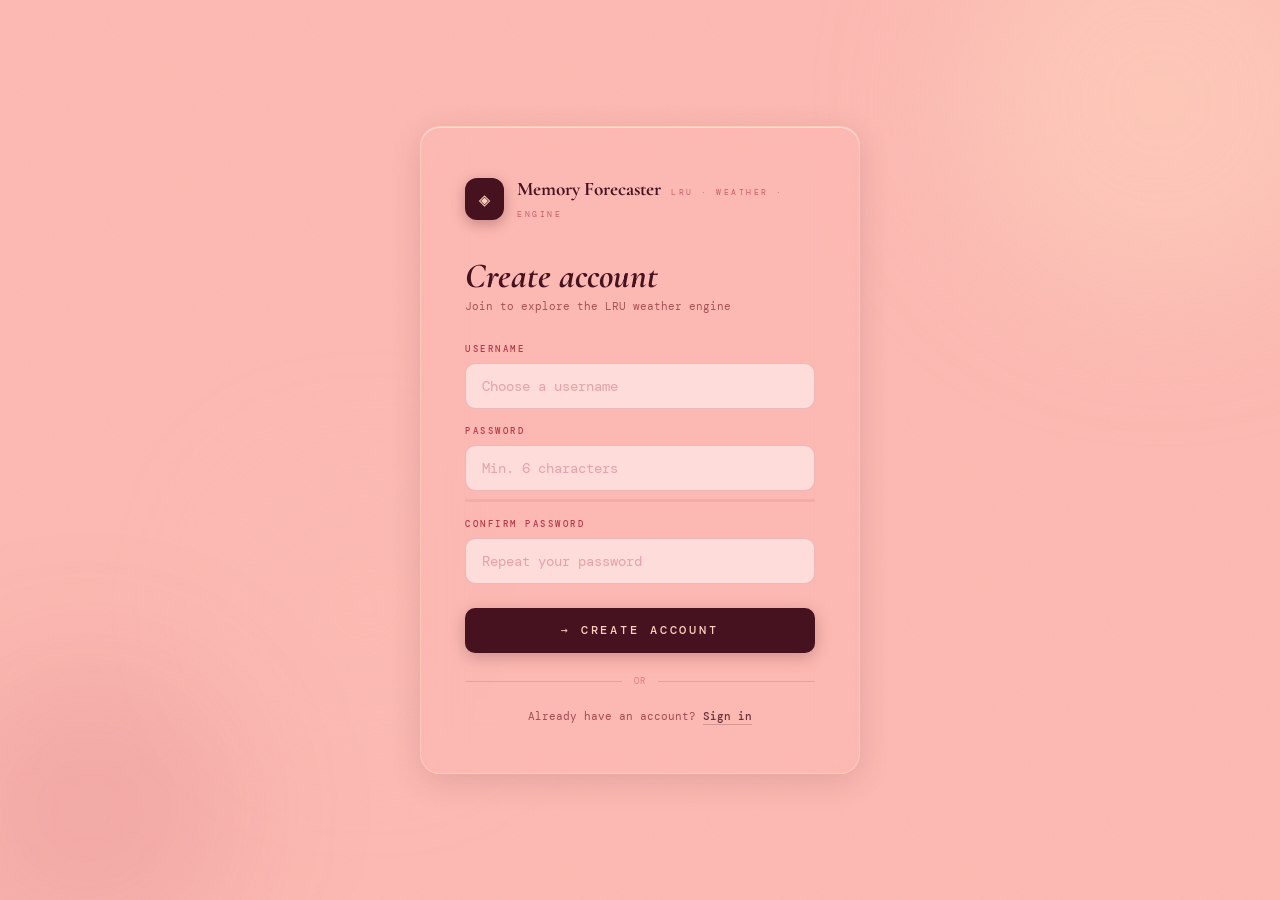
<file: static/register.html>
<!DOCTYPE html>
<html lang="en">
<head>
  <meta charset="UTF-8"/>
  <meta name="viewport" content="width=device-width, initial-scale=1.0"/>
  <title>Memory Forecaster — Register</title>
  <link href="https://fonts.googleapis.com/css2?family=Cormorant+Garamond:ital,wght@0,400;0,600;0,700;1,400;1,700&family=DM+Mono:wght@300;400;500&display=swap" rel="stylesheet"/>
  <style>
    :root {
      --bordeaux:   #461220;
      --burnt-rose: #8c2f39;
      --mauve:      #b23a48;
      --blush:      #fcb9b2;
      --peach:      #fed0bb;
      --font-serif: 'Cormorant Garamond', Georgia, serif;
      --font-mono:  'DM Mono', monospace;
    }
    *, *::before, *::after { box-sizing: border-box; margin: 0; padding: 0; }
    body {
      background: var(--blush);
      font-family: var(--font-mono);
      color: var(--bordeaux);
      min-height: 100vh;
      display: flex; align-items: center; justify-content: center;
      position: relative; overflow: hidden;
    }
    .blob { position: fixed; border-radius: 50%; filter: blur(70px); pointer-events: none; z-index: 0; }
    .blob-1 { width: 400px; height: 400px; background: var(--peach); opacity: 0.6; top: -100px; right: -80px; animation: drift 16s ease-in-out infinite alternate; }
    .blob-2 { width: 300px; height: 300px; background: rgba(178,58,72,0.12); bottom: -60px; left: -60px; animation: drift 12s ease-in-out infinite alternate-reverse; }
    .blob-3 { width: 220px; height: 220px; background: rgba(252,185,178,0.35); top: 55%; left: 20%; animation: drift 8s ease-in-out infinite alternate; }
    @keyframes drift { from{transform:translate(0,0) scale(1);}to{transform:translate(20px,16px) scale(1.05);} }
    body::before {
      content:''; position:fixed; inset:0; z-index:1; pointer-events:none;
      background-image:url("data:image/svg+xml,%3Csvg viewBox='0 0 200 200' xmlns='http://www.w3.org/2000/svg'%3E%3Cfilter id='n'%3E%3CfeTurbulence type='fractalNoise' baseFrequency='0.75' numOctaves='4'/%3E%3C/filter%3E%3Crect width='100%25' height='100%25' filter='url(%23n)' opacity='0.04'/%3E%3C/svg%3E");
      background-size:200px;
    }
    .card {
      position:relative; z-index:10;
      width:100%; max-width:440px;
      background:rgba(252,185,178,0.45);
      border:1px solid rgba(254,208,187,0.8);
      border-radius:20px; padding:50px 44px;
      backdrop-filter:blur(20px);
      box-shadow:0 8px 32px rgba(70,18,32,0.12), 0 1px 0 rgba(255,255,255,0.55) inset;
      animation:cardUp 0.6s cubic-bezier(0.22,1,0.36,1);
    }
    @keyframes cardUp { from{opacity:0;transform:translateY(28px) scale(0.97);}to{opacity:1;transform:translateY(0) scale(1);} }

    .brand { display:flex; align-items:center; gap:13px; margin-bottom:36px; }
    .brand-mark { width:42px; height:42px; border-radius:12px; background:var(--bordeaux); display:flex; align-items:center; justify-content:center; color:var(--peach); font-size:1.2rem; box-shadow:0 4px 14px rgba(70,18,32,0.3); animation:pulse 4s ease-in-out infinite; }
    @keyframes pulse { 0%,100%{box-shadow:0 4px 14px rgba(70,18,32,0.3);}50%{box-shadow:0 4px 22px rgba(70,18,32,0.5);} }
    .brand-name { font-family:var(--font-serif); font-size:1.2rem; font-weight:700; color:var(--bordeaux); }
    .brand-sub  { font-size:0.52rem; letter-spacing:0.3em; color:var(--mauve); opacity:0.7; }

    h1 { font-family:var(--font-serif); font-size:2.2rem; font-weight:700; font-style:italic; color:var(--bordeaux); margin-bottom:6px; line-height:1; }
    .subtitle { font-size:0.7rem; color:var(--burnt-rose); opacity:0.75; margin-bottom:30px; }

    .field { margin-bottom:16px; }
    label { display:block; font-size:0.56rem; letter-spacing:0.28em; color:var(--mauve); margin-bottom:8px; text-transform:uppercase; font-weight:500; }
    input[type="text"], input[type="password"] {
      width:100%; background:rgba(255,255,255,0.5);
      border:1.5px solid rgba(178,58,72,0.22); border-radius:10px;
      color:var(--bordeaux); font-family:var(--font-mono); font-size:0.88rem;
      padding:13px 16px; outline:none;
      transition:border-color 0.25s, background 0.25s, box-shadow 0.25s;
    }
    input:focus { border-color:var(--burnt-rose); background:rgba(255,255,255,0.75); box-shadow:0 0 0 3px rgba(140,47,57,0.1); }
    input::placeholder { color:rgba(178,58,72,0.35); }

    .strength-wrap { height:3px; background:rgba(178,58,72,0.1); border-radius:2px; margin-top:8px; overflow:hidden; }
    .strength-bar  { height:100%; width:0%; border-radius:2px; transition:width 0.3s, background 0.3s; }
    .strength-lbl  { font-size:0.55rem; margin-top:5px; color:var(--burnt-rose); }

    .btn-submit {
      width:100%; background:var(--bordeaux); border:none;
      color:var(--peach); font-family:var(--font-mono); font-size:0.72rem;
      font-weight:500; letter-spacing:0.25em; padding:15px; border-radius:10px;
      cursor:pointer; margin-top:8px;
      transition:background 0.2s, transform 0.15s, box-shadow 0.2s;
      box-shadow:0 4px 16px rgba(70,18,32,0.25);
    }
    .btn-submit:hover { background:var(--burnt-rose); transform:translateY(-2px); }

    .divider { display:flex; align-items:center; gap:12px; margin:22px 0; }
    .divider::before,.divider::after { content:''; flex:1; height:1px; background:rgba(178,58,72,0.2); }
    .divider span { font-size:0.58rem; color:rgba(178,58,72,0.45); letter-spacing:0.1em; }

    .link-row { text-align:center; font-size:0.68rem; color:var(--burnt-rose); opacity:0.8; }
    .link-row a { color:var(--bordeaux); font-weight:500; text-decoration:none; border-bottom:1px solid rgba(70,18,32,0.25); padding-bottom:1px; transition:all 0.2s; }
    .link-row a:hover { opacity:1; }

    .error-msg, .success-msg { border-radius:8px; padding:10px 14px; font-size:0.68rem; margin-bottom:16px; display:none; }
    .error-msg   { background:rgba(178,58,72,0.1); border:1px solid rgba(178,58,72,0.3); color:var(--mauve); }
    .success-msg { background:rgba(255,255,255,0.4); border:1px solid rgba(70,18,32,0.25); color:var(--bordeaux); }
  </style>
</head>
<body>
  <div class="blob blob-1"></div>
  <div class="blob blob-2"></div>
  <div class="blob blob-3"></div>

  <div class="card">
    <div class="brand">
      <div class="brand-mark">◈</div>
      <div class="brand-text">
        <span class="brand-name">Memory Forecaster</span>
        <span class="brand-sub">LRU · WEATHER · ENGINE</span>
      </div>
    </div>

    <h1>Create account</h1>
    <p class="subtitle">Join to explore the LRU weather engine</p>

    <div class="error-msg"   id="error-msg"></div>
    <div class="success-msg" id="success-msg"></div>

    <div class="field">
      <label>Username</label>
      <input type="text" id="reg-username" placeholder="Choose a username" autocomplete="username"/>
    </div>
    <div class="field">
      <label>Password</label>
      <input type="password" id="reg-password" placeholder="Min. 6 characters" oninput="checkStrength(this.value)" autocomplete="new-password"/>
      <div class="strength-wrap"><div class="strength-bar" id="strength-bar"></div></div>
      <div class="strength-lbl" id="strength-lbl"></div>
    </div>
    <div class="field">
      <label>Confirm Password</label>
      <input type="password" id="reg-confirm" placeholder="Repeat your password" autocomplete="new-password"/>
    </div>

    <button class="btn-submit" onclick="handleRegister()">→ CREATE ACCOUNT</button>

    <div class="divider"><span>OR</span></div>
    <div class="link-row">Already have an account? <a href="login.html">Sign in</a></div>
  </div>

  <script>
    const USERS_KEY='mf_users',SESSION_KEY='mf_session';
    function getUsers(){const u=JSON.parse(localStorage.getItem(USERS_KEY)||'{}');if(!u['admin']){u['admin']={password:'admin1234',role:'ADMIN',avatar:'A'};localStorage.setItem(USERS_KEY,JSON.stringify(u));}return u;}
    function checkStrength(pw){
      const bar=document.getElementById('strength-bar'),lbl=document.getElementById('strength-lbl');
      if(!pw){bar.style.width='0%';lbl.textContent='';return;}
      let s=0;if(pw.length>=6)s++;if(pw.length>=10)s++;if(/[A-Z]/.test(pw))s++;if(/[0-9]/.test(pw))s++;if(/[^A-Za-z0-9]/.test(pw))s++;
      const L=[{w:'20%',c:'#b23a48',t:'Weak'},{w:'40%',c:'#c96040',t:'Fair'},{w:'60%',c:'#c89040',t:'Moderate'},{w:'80%',c:'#708840',t:'Strong'},{w:'100%',c:'#508040',t:'Very strong'}];
      const l=L[Math.min(s-1,4)]||L[0];bar.style.width=l.w;bar.style.background=l.c;lbl.textContent=l.t;lbl.style.color=l.c;
    }
    function handleRegister(){
      const username=document.getElementById('reg-username').value.trim().toLowerCase();
      const password=document.getElementById('reg-password').value;
      const confirm=document.getElementById('reg-confirm').value;
      const err=document.getElementById('error-msg'),suc=document.getElementById('success-msg');
      err.style.display='none';suc.style.display='none';
      if(!username||!password||!confirm){err.textContent='⚠ Please fill in all fields.';err.style.display='block';return;}
      if(username.length<3){err.textContent='⚠ Username must be at least 3 characters.';err.style.display='block';return;}
      if(password.length<6){err.textContent='⚠ Password must be at least 6 characters.';err.style.display='block';return;}
      if(password!==confirm){err.textContent='⚠ Passwords do not match.';err.style.display='block';return;}
      const users=getUsers();
      if(users[username]){err.textContent='⚠ Username already taken.';err.style.display='block';return;}
      users[username]={password,role:'USER',avatar:username[0].toUpperCase()};
      localStorage.setItem(USERS_KEY,JSON.stringify(users));
      suc.textContent='✓ Account created! Redirecting…';suc.style.display='block';
      setTimeout(()=>window.location.href='login.html',1400);
    }
    document.addEventListener('keydown',e=>{if(e.key==='Enter')handleRegister();});
    if(localStorage.getItem(SESSION_KEY))window.location.href='index.html';
    getUsers();
  </script>
</body>
</html>
</file>
<file: frontend/style.css>
/* ─── RESET ─────────────────────────────────────────────────────── */
*, *::before, *::after { box-sizing: border-box; margin: 0; padding: 0; }

:root {
  --bordeaux:   #461220;
  --burnt-rose: #8c2f39;
  --mauve:      #b23a48;
  --blush:      #fcb9b2;
  --peach:      #fed0bb;

  /* Powder blush + peach fuzz as dominant bg tones */
  --bg:          var(--peach);           /* page background: peach fuzz */
  --bg-alt:      var(--blush);           /* alternating sections: powder blush */
  --surface:     rgba(255,240,232,0.72); /* frosted glass panels */
  --surface-2:   rgba(254,208,187,0.55); /* inputs, nested surfaces */
  --surface-3:   rgba(252,185,178,0.35); /* subtle tints */

  --border:      rgba(178,58,72,0.16);
  --border-hi:   rgba(140,47,57,0.32);
  --border-soft: rgba(178,58,72,0.1);

  --text:        var(--bordeaux);
  --text-2:      var(--burnt-rose);
  --muted:       #a05060;
  --dim:         rgba(70,18,32,0.38);

  --font-serif: 'Cormorant Garamond', Georgia, serif;
  --font-mono:  'DM Mono', monospace;
}

body {
  background: var(--bg);
  color: var(--text);
  font-family: var(--font-mono);
  min-height: 100vh;
  overflow-x: hidden;
  position: relative;
}

/* ─── BACKGROUND BLOBS ──────────────────────────────────────────── */
.blob {
  position: fixed; border-radius: 50%;
  filter: blur(80px); pointer-events: none; z-index: 0;
}
.blob-1 {
  width: 600px; height: 600px;
  background: var(--blush); opacity: 0.45;
  top: -200px; left: -150px;
  animation: drift 18s ease-in-out infinite alternate;
}
.blob-2 {
  width: 450px; height: 450px;
  background: rgba(178,58,72,0.08);
  bottom: -120px; right: -100px;
  animation: drift 22s ease-in-out infinite alternate-reverse;
}
.blob-3 {
  width: 300px; height: 300px;
  background: rgba(252,185,178,0.3);
  top: 45%; right: 20%;
  animation: drift 13s ease-in-out infinite alternate;
}
@keyframes drift {
  from { transform: translate(0, 0) scale(1); }
  to   { transform: translate(28px, 20px) scale(1.07); }
}

/* Grain */
.grain {
  position: fixed; inset: 0; z-index: 1; pointer-events: none;
  background-image: url("data:image/svg+xml,%3Csvg viewBox='0 0 200 200' xmlns='http://www.w3.org/2000/svg'%3E%3Cfilter id='n'%3E%3CfeTurbulence type='fractalNoise' baseFrequency='0.75' numOctaves='4'/%3E%3C/filter%3E%3Crect width='100%25' height='100%25' filter='url(%23n)' opacity='0.03'/%3E%3C/svg%3E");
  background-size: 200px;
}

/* ─── NAVBAR ────────────────────────────────────────────────────── */
.navbar {
  position: sticky; top: 0; z-index: 200;
  display: flex; align-items: center;
  justify-content: space-between;
  padding: 0 28px; height: 58px;
  background: rgba(70,18,32,0.95);
  backdrop-filter: blur(12px);
  border-bottom: 1px solid rgba(252,185,178,0.15);
  box-shadow: 0 2px 20px rgba(70,18,32,0.25);
}

.nav-left { display: flex; align-items: center; gap: 11px; }

.nav-mark {
  width: 34px; height: 34px; border-radius: 9px;
  background: linear-gradient(135deg, var(--blush), var(--peach));
  display: flex; align-items: center; justify-content: center;
  color: var(--bordeaux); font-size: 1rem; font-weight: 700;
  box-shadow: 0 2px 10px rgba(252,185,178,0.3);
  animation: markPulse 4s ease-in-out infinite;
}
@keyframes markPulse {
  0%,100% { box-shadow: 0 2px 10px rgba(252,185,178,0.25); }
  50%      { box-shadow: 0 2px 18px rgba(252,185,178,0.55); }
}

.nav-brand {
  font-family: var(--font-serif);
  font-size: 1.2rem; font-weight: 700;
  color: var(--peach); letter-spacing: 0.01em;
}

.nav-badge {
  background: rgba(252,185,178,0.12);
  border: 1px solid rgba(252,185,178,0.25);
  color: var(--blush); font-size: 0.55rem;
  letter-spacing: 0.22em; padding: 3px 10px; border-radius: 4px;
}

.nav-center { display: flex; align-items: center; gap: 20px; }

.nav-stat { text-align: center; }
.ns-val { font-family: var(--font-serif); font-size: 1.15rem; font-weight: 700; color: var(--peach); line-height: 1; }
.ns-lbl { font-size: 0.48rem; letter-spacing: 0.2em; color: rgba(254,208,187,0.45); margin-top: 2px; }

.nav-sep { width: 1px; height: 28px; background: rgba(252,185,178,0.15); }

.nav-live { display: flex; align-items: center; gap: 7px; padding-left: 4px; }
.live-dot { width: 7px; height: 7px; border-radius: 50%; background: #7ee8a0; box-shadow: 0 0 8px #7ee8a0; animation: blink 2s ease-in-out infinite; }
@keyframes blink { 0%,100%{opacity:1;} 50%{opacity:0.15;} }
.live-txt { font-size: 0.58rem; letter-spacing: 0.2em; color: rgba(254,208,187,0.5); }

.nav-right { display: flex; align-items: center; gap: 12px; }
.nav-user  { display: flex; align-items: center; gap: 10px; }

.user-avatar {
  width: 32px; height: 32px; border-radius: 50%;
  background: linear-gradient(135deg, var(--blush), var(--peach));
  display: flex; align-items: center; justify-content: center;
  font-size: 0.78rem; font-weight: 600; color: var(--bordeaux);
  border: 1.5px solid rgba(254,208,187,0.3);
}

.user-name { font-size: 0.76rem; font-weight: 500; color: var(--peach); }
.user-role { font-size: 0.48rem; letter-spacing: 0.2em; color: rgba(254,208,187,0.4); }

.btn-signout {
  background: none;
  border: 1px solid rgba(252,185,178,0.28);
  color: var(--blush); font-family: var(--font-mono);
  font-size: 0.62rem; letter-spacing: 0.1em;
  padding: 6px 14px; border-radius: 6px;
  cursor: pointer; transition: all 0.2s;
}
.btn-signout:hover { background: rgba(252,185,178,0.1); border-color: var(--blush); color: var(--peach); }

/* ─── CACHE BAR STRIP ───────────────────────────────────────────── */
.cache-bar-strip {
  position: relative; z-index: 10;
  display: flex; align-items: center; gap: 12px;
  padding: 9px 28px;
  background: rgba(252,185,178,0.45);
  backdrop-filter: blur(8px);
  border-bottom: 1px solid rgba(178,58,72,0.14);
}

.cb-label { font-size: 0.65rem; color: var(--burnt-rose); white-space: nowrap; opacity: 0.8; }
.cb-count { font-size: 0.65rem; color: var(--burnt-rose); white-space: nowrap; }
.cb-count strong { color: var(--bordeaux); }

.cb-track { flex: 1; height: 4px; background: rgba(178,58,72,0.15); border-radius: 4px; overflow: hidden; }
.cb-fill {
  height: 100%; width: 0%;
  background: linear-gradient(90deg, var(--burnt-rose), var(--mauve));
  border-radius: 4px; transition: width 0.5s ease;
}

.cb-pct  { font-size: 0.65rem; color: var(--bordeaux); font-weight: 500; min-width: 28px; }
.cb-hint { font-size: 0.58rem; color: var(--muted); white-space: nowrap; opacity: 0.7; }

/* ─── SEARCH STRIP ──────────────────────────────────────────────── */
.search-strip {
  position: relative; z-index: 10;
  display: flex;
  margin: 20px 28px 0;
  border: 1.5px solid var(--border-hi);
  border-radius: 14px; overflow: hidden;
  background: var(--surface);
  backdrop-filter: blur(16px);
  box-shadow: 0 4px 24px rgba(70,18,32,0.1), 0 1px 0 rgba(255,255,255,0.7) inset;
  transition: border-color 0.3s, box-shadow 0.3s;
}
.search-strip:focus-within {
  border-color: var(--burnt-rose);
  box-shadow: 0 0 0 3px rgba(140,47,57,0.1), 0 4px 24px rgba(70,18,32,0.12), 0 1px 0 rgba(255,255,255,0.7) inset;
}

.search-box { flex: 1; display: flex; align-items: center; gap: 12px; padding: 0 20px; }
.search-icon { font-size: 1rem; opacity: 0.45; }
.main-input {
  flex: 1; background: none; border: none; outline: none;
  color: var(--bordeaux); font-family: var(--font-mono);
  font-size: 0.95rem; padding: 16px 0;
}
.main-input::placeholder { color: var(--dim); }

.btn-get-weather {
  background: var(--bordeaux); border: none;
  color: var(--peach); font-family: var(--font-mono);
  font-size: 0.75rem; font-weight: 500; letter-spacing: 0.12em;
  padding: 0 28px; cursor: pointer;
  transition: background 0.2s; white-space: nowrap;
}
.btn-get-weather:hover { background: var(--burnt-rose); }
.btn-get-weather:disabled { background: var(--muted); cursor: not-allowed; }

/* ─── CHIPS ─────────────────────────────────────────────────────── */
.chip-row { position: relative; z-index: 10; display: flex; flex-wrap: wrap; gap: 8px; padding: 12px 28px; }
.chip {
  background: var(--surface);
  border: 1px solid var(--border-hi);
  color: var(--burnt-rose); font-family: var(--font-mono);
  font-size: 0.62rem; padding: 5px 14px; border-radius: 20px;
  cursor: pointer;
  backdrop-filter: blur(10px);
  box-shadow: 0 1px 4px rgba(70,18,32,0.07);
  transition: all 0.2s;
}
.chip:hover { background: var(--bordeaux); color: var(--peach); border-color: var(--bordeaux); box-shadow: 0 2px 10px rgba(70,18,32,0.2); }

/* ─── GLOBAL ERROR ──────────────────────────────────────────────── */
.global-error {
  position: relative; z-index: 10;
  margin: 4px 28px 8px;
  background: rgba(178,58,72,0.1);
  border: 1px solid rgba(178,58,72,0.35);
  color: var(--mauve); border-radius: 10px;
  padding: 10px 16px; font-size: 0.7rem;
  animation: fadeUp 0.3s ease;
}
@keyframes fadeUp { from{opacity:0;transform:translateY(4px);}to{opacity:1;transform:translateY(0);} }

/* ─── MAIN GRID ─────────────────────────────────────────────────── */
.main-grid {
  position: relative; z-index: 10;
  display: grid; grid-template-columns: 1fr 1fr;
  gap: 16px; padding: 12px 28px 36px;
}

/* ─── PANELS ────────────────────────────────────────────────────── */
.panel {
  background: var(--surface);
  border: 1px solid var(--border);
  border-radius: 16px; overflow: hidden;
  backdrop-filter: blur(16px);
  box-shadow: 0 4px 20px rgba(70,18,32,0.08), 0 1px 0 rgba(255,255,255,0.65) inset;
  transition: box-shadow 0.3s;
}
.panel:hover { box-shadow: 0 6px 28px rgba(70,18,32,0.13), 0 1px 0 rgba(255,255,255,0.65) inset; }

.panel-get   { border-top: 3px solid #3a9058; }
.panel-del   { border-top: 3px solid var(--mauve); }
.panel-live  { border-top: 3px solid var(--burnt-rose); }
.panel-stats { border-top: 3px solid var(--bordeaux); }

.panel-header {
  display: flex; align-items: center; gap: 10px;
  padding: 13px 18px;
  background: rgba(252,185,178,0.25);
  border-bottom: 1px solid var(--border-soft);
}
.panel-title { font-size: 0.6rem; font-weight: 500; letter-spacing: 0.24em; color: var(--muted); }
.panel-icon  { font-size: 1rem; }

.method-badge { font-size: 0.57rem; font-weight: 600; letter-spacing: 0.1em; padding: 3px 9px; border-radius: 4px; }
.badge-get { background: rgba(58,144,88,0.12); color: #2d7a48; border: 1px solid rgba(58,144,88,0.28); }
.badge-del { background: rgba(178,58,72,0.1); color: var(--mauve); border: 1px solid rgba(178,58,72,0.28); }

.panel-body { padding: 18px; display: flex; flex-direction: column; gap: 12px; }

.field-label { font-size: 0.53rem; letter-spacing: 0.26em; color: var(--dim); text-transform: uppercase; }

.panel-input {
  width: 100%;
  background: rgba(255,255,255,0.55);
  border: 1.5px solid var(--border);
  border-radius: 10px; color: var(--bordeaux);
  font-family: var(--font-mono); font-size: 0.85rem;
  padding: 11px 14px; outline: none;
  transition: border-color 0.25s, box-shadow 0.25s, background 0.25s;
}
.panel-input:focus { border-color: var(--burnt-rose); background: rgba(255,255,255,0.8); box-shadow: 0 0 0 2px rgba(140,47,57,0.1); }
.panel-input::placeholder { color: var(--dim); }

.btn-action {
  width: 100%; border: none;
  font-family: var(--font-mono); font-size: 0.75rem;
  font-weight: 500; letter-spacing: 0.15em;
  padding: 12px; border-radius: 10px; cursor: pointer;
  transition: opacity 0.2s, transform 0.15s, box-shadow 0.2s;
  box-shadow: 0 3px 12px rgba(70,18,32,0.18);
}
.btn-action:hover { opacity: 0.88; transform: translateY(-2px); box-shadow: 0 5px 16px rgba(70,18,32,0.22); }

.btn-do-get { background: var(--bordeaux); color: var(--peach); }
.btn-do-del { background: var(--mauve); color: #fff6f3; }

.response-box {
  background: rgba(254,208,187,0.3);
  border: 1px solid var(--border-soft);
  border-radius: 10px; padding: 12px 14px;
  font-size: 0.7rem; color: var(--dim);
  min-height: 54px; line-height: 1.8;
  font-style: italic; white-space: pre-wrap;
  transition: color 0.3s, background 0.3s;
}
.response-box.success { color: var(--bordeaux); font-style: normal; background: rgba(255,255,255,0.4); }
.response-box.error   { color: var(--mauve); font-style: normal; background: rgba(178,58,72,0.07); }
.response-box.hit     { color: #2d7a48; font-style: normal; background: rgba(58,144,88,0.07); }

/* ─── LIVE VIEW ─────────────────────────────────────────────────── */
.btn-flush-sm {
  margin-left: auto; background: none;
  border: 1px solid var(--border); color: var(--muted);
  width: 28px; height: 28px; border-radius: 6px;
  cursor: pointer; display: flex; align-items: center; justify-content: center;
  font-size: 0.9rem; transition: all 0.2s;
}
.btn-flush-sm:hover { border-color: var(--mauve); color: var(--mauve); background: rgba(178,58,72,0.06); }

.live-legend {
  display: flex; align-items: center; gap: 10px;
  padding: 7px 18px; font-size: 0.58rem; color: var(--muted);
  border-bottom: 1px solid var(--border-soft);
  background: rgba(254,208,187,0.2);
}
.sep { color: var(--border-hi); }
.dot { display: inline-block; width: 8px; height: 8px; border-radius: 50%; }
.dot-mru { background: var(--bordeaux); }
.dot-lru { background: var(--blush); border: 1.5px solid var(--mauve); }
.hint-txt { color: var(--dim); font-style: italic; }

.live-slots { padding: 14px 18px; min-height: 190px; display: flex; flex-direction: column; gap: 8px; }

.live-empty { flex:1; display:flex; flex-direction:column; align-items:center; justify-content:center; gap:10px; color:var(--dim); font-size:0.7rem; text-align:center; line-height:1.8; }
.empty-globe { font-size: 2.2rem; }

.live-slot {
  display: flex; align-items: center; gap: 12px;
  padding: 10px 14px;
  background: rgba(255,255,255,0.4);
  border: 1px solid var(--border);
  border-radius: 10px; cursor: pointer;
  backdrop-filter: blur(6px);
  transition: all 0.2s;
  animation: slotIn 0.3s cubic-bezier(0.34, 1.56, 0.64, 1);
}
@keyframes slotIn { from{opacity:0;transform:translateX(-10px) scale(0.96);}to{opacity:1;transform:translateX(0) scale(1);} }
.live-slot:hover { background: rgba(255,255,255,0.65); border-color: var(--burnt-rose); box-shadow: 0 3px 12px rgba(70,18,32,0.1); transform: translateX(2px); }

/* Heat: MRU darkest (bordeaux), LRU lightest (blush) */
.live-slot:nth-child(1) { border-left: 3px solid var(--bordeaux); }
.live-slot:nth-child(2) { border-left: 3px solid var(--burnt-rose); }
.live-slot:nth-child(3) { border-left: 3px solid var(--mauve); }
.live-slot:nth-child(4) { border-left: 3px solid var(--blush); }
.live-slot:nth-child(5) { border-left: 3px solid rgba(252,185,178,0.45); }

.slot-rank     { font-size: 0.56rem; color: var(--dim); width: 16px; flex-shrink: 0; }
.slot-city     { flex: 1; font-size: 0.82rem; text-transform: capitalize; color: var(--bordeaux); font-weight: 500; }
.slot-condition{ font-size: 0.65rem; color: var(--muted); }
.slot-temp     { font-size: 0.78rem; color: var(--burnt-rose); font-weight: 600; }
.slot-tag      { font-size: 0.49rem; letter-spacing: 0.15em; padding: 2px 8px; border-radius: 4px; flex-shrink: 0; }
.tag-mru { background: var(--bordeaux); color: var(--peach); }
.tag-lru { background: rgba(252,185,178,0.4); color: var(--mauve); border: 1px solid rgba(178,58,72,0.25); }

/* ─── STATS GRID ────────────────────────────────────────────────── */
.stats-grid { display: grid; grid-template-columns: 1fr 1fr; gap: 10px; padding: 16px; }

.stat-card {
  background: rgba(255,255,255,0.42);
  border: 1px solid var(--border-soft);
  border-radius: 12px; padding: 14px 16px;
  backdrop-filter: blur(8px);
  transition: background 0.2s;
}
.stat-card:hover { background: rgba(255,255,255,0.6); }

.sc-label { font-size: 0.52rem; letter-spacing: 0.22em; color: var(--dim); margin-bottom: 6px; }
.sc-val   { font-family: var(--font-serif); font-size: 2rem; font-weight: 700; color: var(--bordeaux); line-height: 1; }
.sc-hit   { color: #2d7a48; }
.sc-miss  { color: var(--mauve); }
.sc-evict { color: var(--burnt-rose); }

/* ─── MODAL ─────────────────────────────────────────────────────── */
.modal-overlay {
  position: fixed; inset: 0; z-index: 500;
  background: rgba(70,18,32,0.35);
  backdrop-filter: blur(10px);
  display: flex; align-items: center; justify-content: center;
  animation: fadeIn 0.2s ease;
}
@keyframes fadeIn { from{opacity:0;}to{opacity:1;} }

.modal-card {
  position: relative;
  background: rgba(254,208,187,0.8);
  border: 1.5px solid rgba(252,185,178,0.9);
  border-radius: 20px; padding: 40px 44px;
  min-width: 340px; max-width: 420px; width: 90%;
  backdrop-filter: blur(24px);
  box-shadow: 0 24px 70px rgba(70,18,32,0.2), 0 1px 0 rgba(255,255,255,0.8) inset;
  animation: cardUp 0.35s cubic-bezier(0.22, 1, 0.36, 1);
}
@keyframes cardUp { from{opacity:0;transform:scale(0.93) translateY(14px);}to{opacity:1;transform:scale(1) translateY(0);} }

.modal-close {
  position: absolute; top: 14px; right: 16px;
  background: none; border: none; color: var(--muted);
  font-size: 1rem; cursor: pointer; transition: color 0.2s;
}
.modal-close:hover { color: var(--mauve); }

.modal-badge {
  display: inline-flex; align-items: center; gap: 6px;
  font-size: 0.58rem; letter-spacing: 0.2em;
  padding: 4px 12px; border-radius: 4px; margin-bottom: 20px;
  font-weight: 500;
}
.modal-badge.hit  { background: rgba(70,18,32,0.09); border: 1px solid rgba(70,18,32,0.22); color: var(--bordeaux); }
.modal-badge.miss { background: rgba(178,58,72,0.1); border: 1px solid rgba(178,58,72,0.3); color: var(--mauve); }

.modal-city {
  font-family: var(--font-serif); font-size: 2.6rem;
  font-weight: 700; font-style: italic;
  color: var(--bordeaux); text-transform: capitalize; line-height: 1; margin-bottom: 6px;
}
.modal-condition { font-size: 0.7rem; color: var(--muted); letter-spacing: 0.25em; text-transform: uppercase; margin-bottom: 24px; }
.modal-temp { font-family: var(--font-serif); font-size: 4.8rem; font-weight: 700; color: var(--burnt-rose); line-height: 1; }
.modal-temp sup { font-size: 1.7rem; vertical-align: super; color: var(--muted); font-weight: 400; }

/* ─── RESPONSIVE ────────────────────────────────────────────────── */
@media (max-width: 768px) {
  .main-grid { grid-template-columns: 1fr; }
  .nav-center { display: none; }
  .cb-hint { display: none; }
}
</file>
<file: Weather Engine/style.css>
/* --- General Setup & Variables --- */
:root {
    --primary-bg: linear-gradient(135deg, #ffffff 0%, #f0f0f0 100%);
    --card-bg: rgba(255, 255, 255, 0.95);
    --sidebar-bg: rgba(224, 242, 241, 0.9);
    --text-color: #2e2e2e;
    --subtle-text-color: #555;
    --primary-accent: #ff6b6b;
    --primary-accent-hover: #ff5252;
    --hit-bg: #81c784;
    --hit-text: #2e7d32;
    --miss-bg: #ffb74d;
    --miss-text: #f57c00;
    --error-color: #e57373;
    --border-color: #ffe082;
    --shadow: 0 8px 32px rgba(255, 193, 7, 0.3);
    --backdrop-filter: blur(10px);
}

body {
    font-family: 'Roboto', sans-serif;
    background: var(--primary-bg);
    background-attachment: fixed;
    color: var(--text-color);
    margin: 0;
    padding: 2rem;
    display: flex;
    justify-content: center;
    align-items: flex-start;
    min-height: 100vh;
}

.container {
    width: 100%;
    max-width: 960px;
}

/* --- Header & Search Form --- */
header {
    text-align: center;
    margin-bottom: 2rem;
}

header h1 {
    margin: 0;
    font-weight: 700;
}

header p {
    margin: 0.25rem 0 0;
    color: var(--subtle-text-color);
}

#weather-form {
    display: flex;
    gap: 0.5rem;
    margin-bottom: 2rem;
}

#city-input {
    flex-grow: 1;
    padding: 0.75rem 1rem;
    border: 1px solid var(--border-color);
    border-radius: 8px;
    font-size: 1rem;
    transition: border-color 0.2s, box-shadow 0.2s;
}

#city-input:focus {
    outline: none;
    border-color: var(--primary-accent);
    box-shadow: 0 0 0 3px rgba(0, 123, 255, 0.25);
}

#weather-form button {
    padding: 0.75rem 1.5rem;
    background-color: var(--primary-accent);
    color: white;
    border: none;
    border-radius: 8px;
    font-size: 1rem;
    font-weight: 500;
    cursor: pointer;
    transition: background-color 0.2s, box-shadow 0.2s;
    box-shadow: 0 4px 15px rgba(255, 107, 107, 0.4);
}

#weather-form button:hover {
    background-color: var(--primary-accent-hover);
    box-shadow: 0 6px 20px rgba(255, 82, 82, 0.6);
}

/* --- Main Content Layout --- */
.content-area {
    display: grid;
    grid-template-columns: 2fr 1fr 1fr;
    gap: 2rem;
}

/* --- Weather Card --- */
.weather-card {
    background: rgba(220, 220, 220, 0.95);
    backdrop-filter: var(--backdrop-filter);
    -webkit-backdrop-filter: var(--backdrop-filter);
    padding: 2rem;
    border-radius: 16px;
    box-shadow: var(--shadow);
    text-align: center;
    position: relative;
    border: 1px solid rgba(255, 255, 255, 0.2);
    animation: fadeIn 0.5s ease-in;
    box-shadow: 0 8px 32px rgba(255, 193, 7, 0.3), 0 0 20px rgba(255, 193, 7, 0.1);
}

.weather-icon {
    font-size: 4rem;
    margin: 1rem 0;
    animation: bounceIn 0.6s ease-out;
}

#city-name {
    margin: 1rem 0 0.25rem;
    font-size: 2.5rem;
    font-weight: 500;
}

.temperature-display {
    font-size: 4.5rem;
    font-weight: 300;
    margin: 1rem 0;
    color: var(--primary-accent);
    text-shadow: 0 0 10px rgba(255, 107, 107, 0.5);
}

.subtle-text {
    color: var(--subtle-text-color);
    font-size: 1.25rem;
}

.error-text {
    color: var(--error-color);
    font-weight: 500;
    min-height: 1.2em; /* Reserve space to prevent layout shift */
}

/* --- Status Badges --- */
#status-badge-container {
    position: absolute;
    top: 1rem;
    right: 1rem;
}

.badge {
    padding: 0.4rem 0.8rem;
    border-radius: 1rem;
    font-size: 0.8rem;
    font-weight: 700;
    text-transform: uppercase;
}

.cache-hit {
    background-color: var(--hit-bg);
    color: var(--hit-text);
}

.cache-miss {
    background-color: var(--miss-bg);
    color: var(--miss-text);
}

/* --- Cache Sidebar --- */
#cache-sidebar {
    background: var(--sidebar-bg);
    backdrop-filter: var(--backdrop-filter);
    -webkit-backdrop-filter: var(--backdrop-filter);
    padding: 1.5rem;
    border-radius: 16px;
    border: 1px solid rgba(255, 255, 255, 0.2);
}

#cache-sidebar h3 {
    margin-top: 0;
    display: flex;
    align-items: center;
    gap: 0.5rem;
}

.sidebar-subtitle {
    font-size: 0.85rem;
    color: var(--subtle-text-color);
    margin-top: -0.75rem;
    margin-bottom: 1.5rem;
}

#cache-list {
    list-style-type: none;
    padding-left: 0;
    margin: 0;
}

#cache-list li {
    background-color: var(--card-bg);
    padding: 0.75rem 1rem;
    margin-bottom: 0.5rem;
    border-radius: 6px;
    box-shadow: 0 1px 2px rgba(0,0,0,0.05);
    text-transform: capitalize;
}

.cache-item-placeholder {
    background-color: transparent !important;
    box-shadow: none !important;
    color: var(--subtle-text-color);
    font-style: italic;
}

/* --- Todo Sidebar --- */
#todo-sidebar {
    background: var(--sidebar-bg);
    backdrop-filter: var(--backdrop-filter);
    -webkit-backdrop-filter: var(--backdrop-filter);
    padding: 1.5rem;
    border-radius: 16px;
    border: 1px solid rgba(255, 255, 255, 0.2);
}

#todo-sidebar h3 {
    margin-top: 0;
    display: flex;
    align-items: center;
    gap: 0.5rem;
}

#todo-form {
    display: flex;
    gap: 0.5rem;
    margin-bottom: 1rem;
}

#todo-input {
    flex-grow: 1;
    padding: 0.5rem;
    border: 1px solid var(--border-color);
    border-radius: 6px;
    font-size: 0.9rem;
}

#todo-form button {
    padding: 0.5rem 1rem;
    background-color: #4caf50;
    color: white;
    border: none;
    border-radius: 6px;
    cursor: pointer;
    font-size: 0.9rem;
}

#todo-form button:hover {
    background-color: #45a049;
}

#todo-list {
    list-style-type: none;
    padding-left: 0;
    margin: 0;
}

#todo-list li {
    display: flex;
    align-items: center;
    gap: 0.5rem;
    background-color: var(--card-bg);
    padding: 0.75rem 1rem;
    margin-bottom: 0.5rem;
    border-radius: 6px;
    box-shadow: 0 1px 2px rgba(0,0,0,0.05);
}

#todo-list input[type="checkbox"] {
    margin: 0;
}

#todo-list .todo-text {
    flex-grow: 1;
}

#todo-list .todo-text.completed {
    text-decoration: line-through;
    color: var(--subtle-text-color);
}

#todo-list button {
    background: none;
    border: none;
    color: var(--error-color);
    cursor: pointer;
    font-size: 1.2rem;
}

/* --- Responsive Design --- */
@media (max-width: 1024px) {
    .content-area {
        grid-template-columns: 1fr 1fr;
    }
    #todo-sidebar {
        order: 3;
    }
}

@media (max-width: 768px) {
    .content-area {
        grid-template-columns: 1fr;
    }
    #cache-sidebar {
        order: 3;
    }
    #todo-sidebar {
        order: 4;
    }
}

/* --- Animations --- */
@keyframes fadeIn {
    from {
        opacity: 0;
        transform: translateY(20px);
    }
    to {
        opacity: 1;
        transform: translateY(0);
    }
}

@keyframes bounceIn {
    0% {
        opacity: 0;
        transform: scale(0.3);
    }
    50% {
        opacity: 1;
        transform: scale(1.05);
    }
    70% {
        transform: scale(0.9);
    }
    100% {
        opacity: 1;
        transform: scale(1);
    }
}

@keyframes rain {
    0% {
        transform: translateY(-100vh);
    }
    100% {
        transform: translateY(100vh);
    }
}

/* --- Weather Themes --- */
.sunny-theme {
    background: linear-gradient(135deg, #ffab40 0%, #ff6f00 100%);
}

.clear-theme {
    background: linear-gradient(135deg, #81c784 0%, #4caf50 100%);
}

.partly-cloudy-theme {
    background: linear-gradient(135deg, #ffb74d 0%, #ff9800 100%);
}

.cloudy-theme {
    background: linear-gradient(135deg, #e0e0e0 0%, #bdbdbd 100%);
}

.rainy-theme {
    background: linear-gradient(135deg, #4a90e2 0%, #1e3c72 100%);
    position: relative;
    overflow: hidden;
}

.rainy-theme::before {
    content: '';
    position: absolute;
    top: 0;
    left: 0;
    width: 100%;
    height: 100%;
    background-image: 
        radial-gradient(circle at 20% 80%, rgba(255, 255, 255, 0.3) 0%, transparent 50%),
        radial-gradient(circle at 80% 20%, rgba(255, 255, 255, 0.3) 0%, transparent 50%),
        radial-gradient(circle at 40% 40%, rgba(255, 255, 255, 0.3) 0%, transparent 50%);
    animation: rain 2s linear infinite;
    pointer-events: none;
}

.thunderstorms-theme {
    background: linear-gradient(135deg, #9575cd 0%, #673ab7 100%);
}

.snowing-theme {
    background: linear-gradient(135deg, #e8f5e8 0%, #c8e6c9 100%);
}

.windy-theme {
    background: linear-gradient(135deg, #ffab91 0%, #ff7043 100%);
}

.hazy-theme {
    background: linear-gradient(135deg, #b3e5fc 0%, #81d4fa 100%);
}

.monsoon-theme {
    background: linear-gradient(135deg, #4fc3f7 0%, #29b6f6 100%);
}

.very-hot-theme {
    background: linear-gradient(135deg, #ff8a65 0%, #ff5722 100%);
}

.humid-theme {
    background: linear-gradient(135deg, #80deea 0%, #00bcd4 100%);
}

.mild-theme {
    background: linear-gradient(135deg, #c5e1a5 0%, #8bc34a 100%);
}
</file>
<file: frontend/auth.css>
/* ================================================================
   auth.css — WeatherKV Login & Register
   Aesthetic: Deep navy / amber-orange terminal glow
   ================================================================ */

*, *::before, *::after { box-sizing: border-box; margin: 0; padding: 0; }

:root {
  --bg:       #080c14;
  --surface:  #0d1424;
  --surface2: #111d30;
  --border:   rgba(255,165,0,0.12);
  --amber:    #f59e0b;
  --amber2:   #fb923c;
  --orange:   #ea580c;
  --blue:     #1e40af;
  --text:     #e8eaf0;
  --muted:    #5a6a8a;
  --dim:      #2a3a5a;
  --green:    #22c55e;
  --red:      #ef4444;
  --font:     'JetBrains Mono', monospace;
  --font-d:   'Bebas Neue', sans-serif;
}

body {
  font-family: var(--font);
  background: var(--bg);
  color: var(--text);
  min-height: 100vh;
  display: flex;
  align-items: center;
  justify-content: center;
  padding: 24px;
  overflow-x: hidden;
}

/* ── Animated grid background ── */
.grid-bg {
  position: fixed; inset: 0; z-index: 0; pointer-events: none;
  background-image:
    linear-gradient(rgba(245,158,11,0.04) 1px, transparent 1px),
    linear-gradient(90deg, rgba(245,158,11,0.04) 1px, transparent 1px);
  background-size: 40px 40px;
  mask-image: radial-gradient(ellipse 80% 80% at 50% 50%, black 30%, transparent 100%);
}

/* ── Glow blobs ── */
.glow {
  position: fixed; border-radius: 50%;
  filter: blur(120px); pointer-events: none; z-index: 0;
}
.glow-a {
  width: 600px; height: 600px;
  top: -200px; left: -200px;
  background: rgba(245,158,11,0.08);
  animation: floatA 14s ease-in-out infinite alternate;
}
.glow-b {
  width: 400px; height: 400px;
  bottom: -150px; right: -100px;
  background: rgba(251,146,60,0.07);
  animation: floatB 18s ease-in-out infinite alternate;
}
@keyframes floatA { to { transform: translate(60px, 40px); } }
@keyframes floatB { to { transform: translate(-40px, -60px); } }

/* ── Wrapper ── */
.auth-wrapper {
  position: relative; z-index: 1;
  width: 100%; max-width: 460px;
  display: flex; flex-direction: column;
  align-items: center; gap: 20px;
}

/* ── Brand ── */
.auth-brand {
  display: flex; align-items: center; gap: 10px;
  font-family: var(--font-d);
  letter-spacing: 1px;
}
.brand-icon { font-size: 1.8rem; }
.brand-name { font-size: 1.7rem; color: var(--text); }
.brand-kv   { color: var(--amber); }
.brand-tag  {
  font-family: var(--font); font-size: 0.6rem;
  background: rgba(245,158,11,0.12);
  border: 1px solid rgba(245,158,11,0.25);
  color: var(--amber); padding: 2px 8px;
  border-radius: 4px; letter-spacing: 2px;
  font-weight: 500;
}

/* ── Card ── */
.auth-card {
  width: 100%;
  background: var(--surface);
  border: 1px solid var(--border);
  border-radius: 16px;
  overflow: hidden;
  box-shadow: 0 0 0 1px rgba(255,165,0,0.05), 0 24px 80px rgba(0,0,0,0.6);
}

.card-accent-line {
  height: 3px;
  background: linear-gradient(90deg, var(--amber), var(--amber2), transparent);
}
.card-accent-line.register {
  background: linear-gradient(90deg, var(--amber2), var(--orange), transparent);
}

.card-header { padding: 28px 32px 0; }
.card-title {
  font-family: var(--font-d);
  font-size: 2rem; letter-spacing: 2px; color: var(--text);
  margin-bottom: 6px;
}
.card-sub { font-size: 0.75rem; color: var(--muted); letter-spacing: 0.5px; }

/* ── Form ── */
.auth-form { padding: 24px 32px; display: flex; flex-direction: column; gap: 18px; }

.field-group { display: flex; flex-direction: column; gap: 6px; }
.field-label {
  font-size: 0.65rem; letter-spacing: 2px;
  color: var(--amber); font-weight: 700;
}

.field-wrap {
  display: flex; align-items: center;
  background: var(--surface2);
  border: 1px solid var(--dim);
  border-radius: 8px;
  padding: 0 12px;
  transition: border-color 0.2s, box-shadow 0.2s;
}
.field-wrap:focus-within {
  border-color: var(--amber);
  box-shadow: 0 0 0 2px rgba(245,158,11,0.15);
}

.field-icon { font-size: 0.75rem; color: var(--muted); flex-shrink: 0; margin-right: 10px; }

.field-input {
  flex: 1; background: none; border: none; outline: none;
  color: var(--text); font-family: var(--font);
  font-size: 0.88rem; padding: 13px 0;
  caret-color: var(--amber);
}
.field-input::placeholder { color: var(--dim); }

.field-select { cursor: pointer; }
.field-select option { background: var(--surface2); }

.eye-btn {
  background: none; border: none; cursor: pointer;
  font-size: 0.85rem; color: var(--muted); padding: 4px;
  transition: color 0.2s;
}
.eye-btn:hover { color: var(--amber); }

.field-err { font-size: 0.7rem; color: var(--red); min-height: 14px; }

/* Strength bar */
.strength-bar-wrap {
  display: flex; align-items: center; gap: 10px;
  margin-top: 4px;
}
.strength-bar {
  height: 3px; border-radius: 3px;
  background: var(--amber);
  transition: width 0.3s, background 0.3s;
  flex: 1;
}
.strength-label { font-size: 0.65rem; letter-spacing: 1px; font-weight: 700; }

/* Row */
.field-row { display: flex; justify-content: space-between; align-items: center; }

/* Checkbox */
.checkbox-label {
  display: flex; align-items: center; gap: 8px;
  font-size: 0.78rem; color: var(--muted); cursor: pointer;
}
.checkbox-label input { display: none; }
.checkmark {
  width: 16px; height: 16px;
  border: 1px solid var(--dim);
  border-radius: 4px; background: var(--surface2);
  transition: all 0.2s; flex-shrink: 0;
  display: flex; align-items: center; justify-content: center;
}
.checkbox-label input:checked + .checkmark {
  background: var(--amber); border-color: var(--amber);
}
.checkbox-label input:checked + .checkmark::after {
  content: "✓"; font-size: 0.7rem; color: #000; font-weight: 900;
}

.link-sm { font-size: 0.75rem; color: var(--amber); text-decoration: none; }
.link-sm:hover { text-decoration: underline; }

/* ── Primary Button ── */
.btn-primary {
  display: flex; justify-content: space-between; align-items: center;
  width: 100%; padding: 14px 20px;
  background: linear-gradient(135deg, var(--amber), var(--amber2));
  border: none; border-radius: 8px;
  color: #000; font-family: var(--font);
  font-size: 0.85rem; font-weight: 700; letter-spacing: 2px;
  cursor: pointer; margin-top: 4px;
  transition: opacity 0.2s, transform 0.15s;
}
.btn-primary:hover { opacity: 0.9; transform: translateY(-1px); }
.btn-primary:active { transform: scale(0.98); }
.btn-primary.register {
  background: linear-gradient(135deg, var(--amber2), var(--orange));
}
.btn-primary.loading { opacity: 0.6; pointer-events: none; }
.btn-arrow { font-size: 1.1rem; transition: transform 0.2s; }
.btn-primary:hover .btn-arrow { transform: translateX(4px); }

/* ── Messages ── */
.auth-msg {
  padding: 10px 14px; border-radius: 8px;
  font-size: 0.78rem; letter-spacing: 0.3px;
}
.auth-msg.success { background: rgba(34,197,94,0.1); color: var(--green); border: 1px solid rgba(34,197,94,0.25); }
.auth-msg.error   { background: rgba(239,68,68,0.1); color: var(--red); border: 1px solid rgba(239,68,68,0.25); }

/* ── Footer ── */
.card-footer {
  padding: 16px 32px 24px;
  font-size: 0.78rem; color: var(--muted);
  border-top: 1px solid var(--border);
  text-align: center;
}
.link-main { color: var(--amber); text-decoration: none; font-weight: 700; }
.link-main:hover { text-decoration: underline; }

/* ── Demo hint ── */
.demo-hint {
  display: flex; align-items: center; gap: 12px;
  background: rgba(245,158,11,0.06);
  border: 1px dashed rgba(245,158,11,0.2);
  border-radius: 8px; padding: 10px 16px;
}
.hint-label { font-size: 0.6rem; letter-spacing: 2px; color: var(--amber); }
.demo-hint code { font-size: 0.78rem; color: var(--text); }

.hidden { display: none !important; }
</file>
